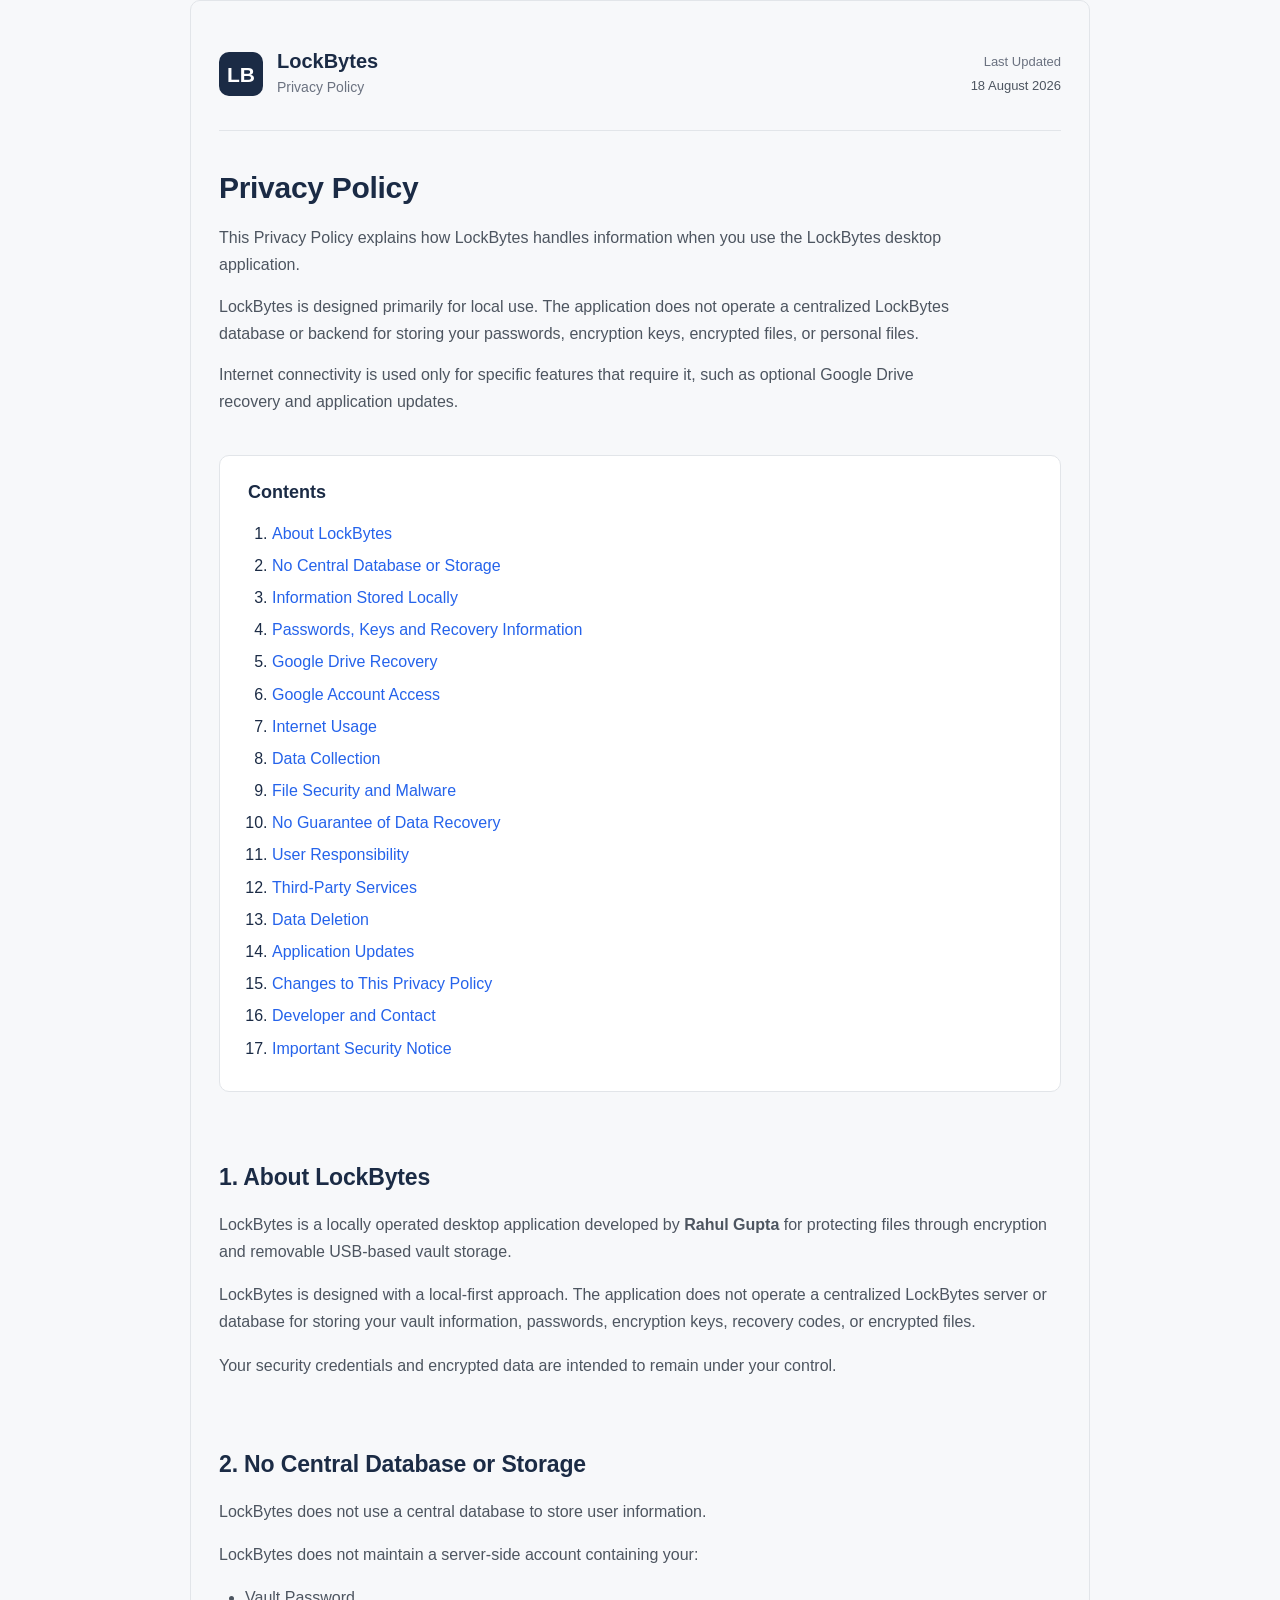
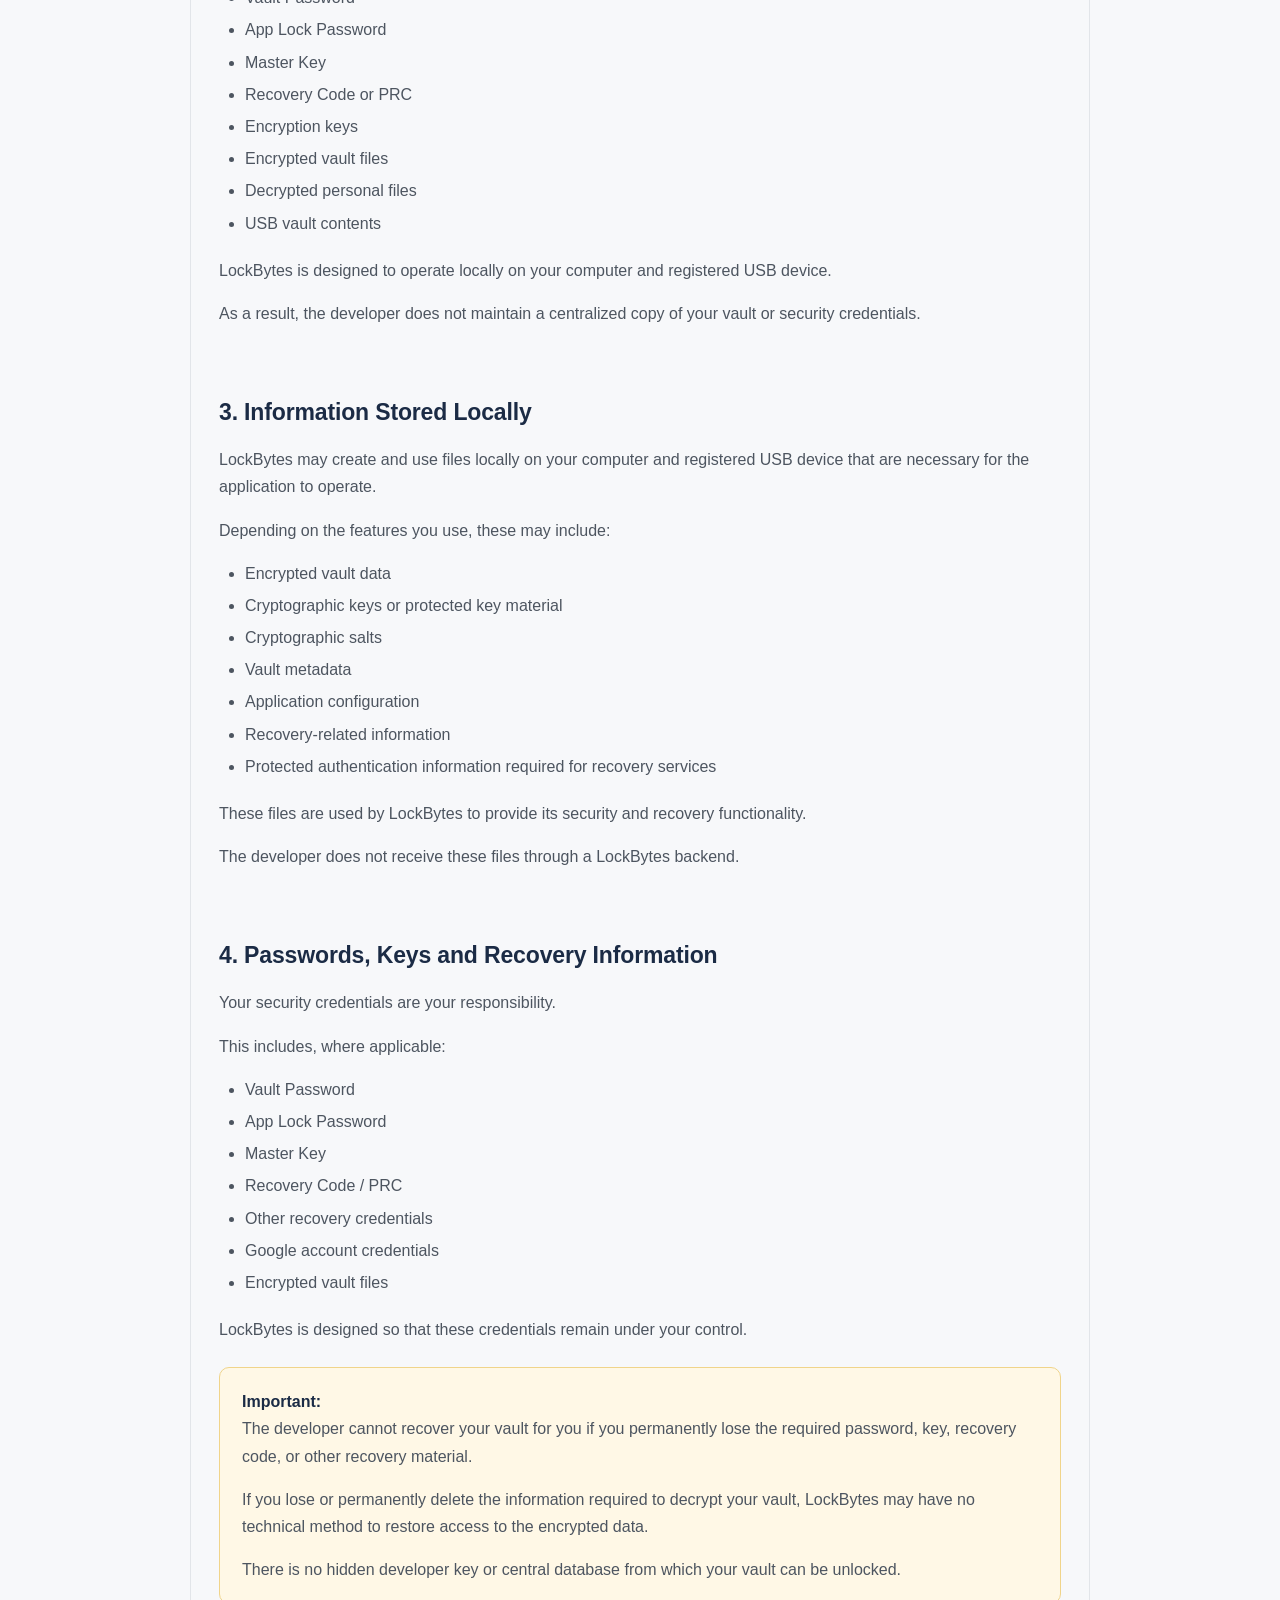
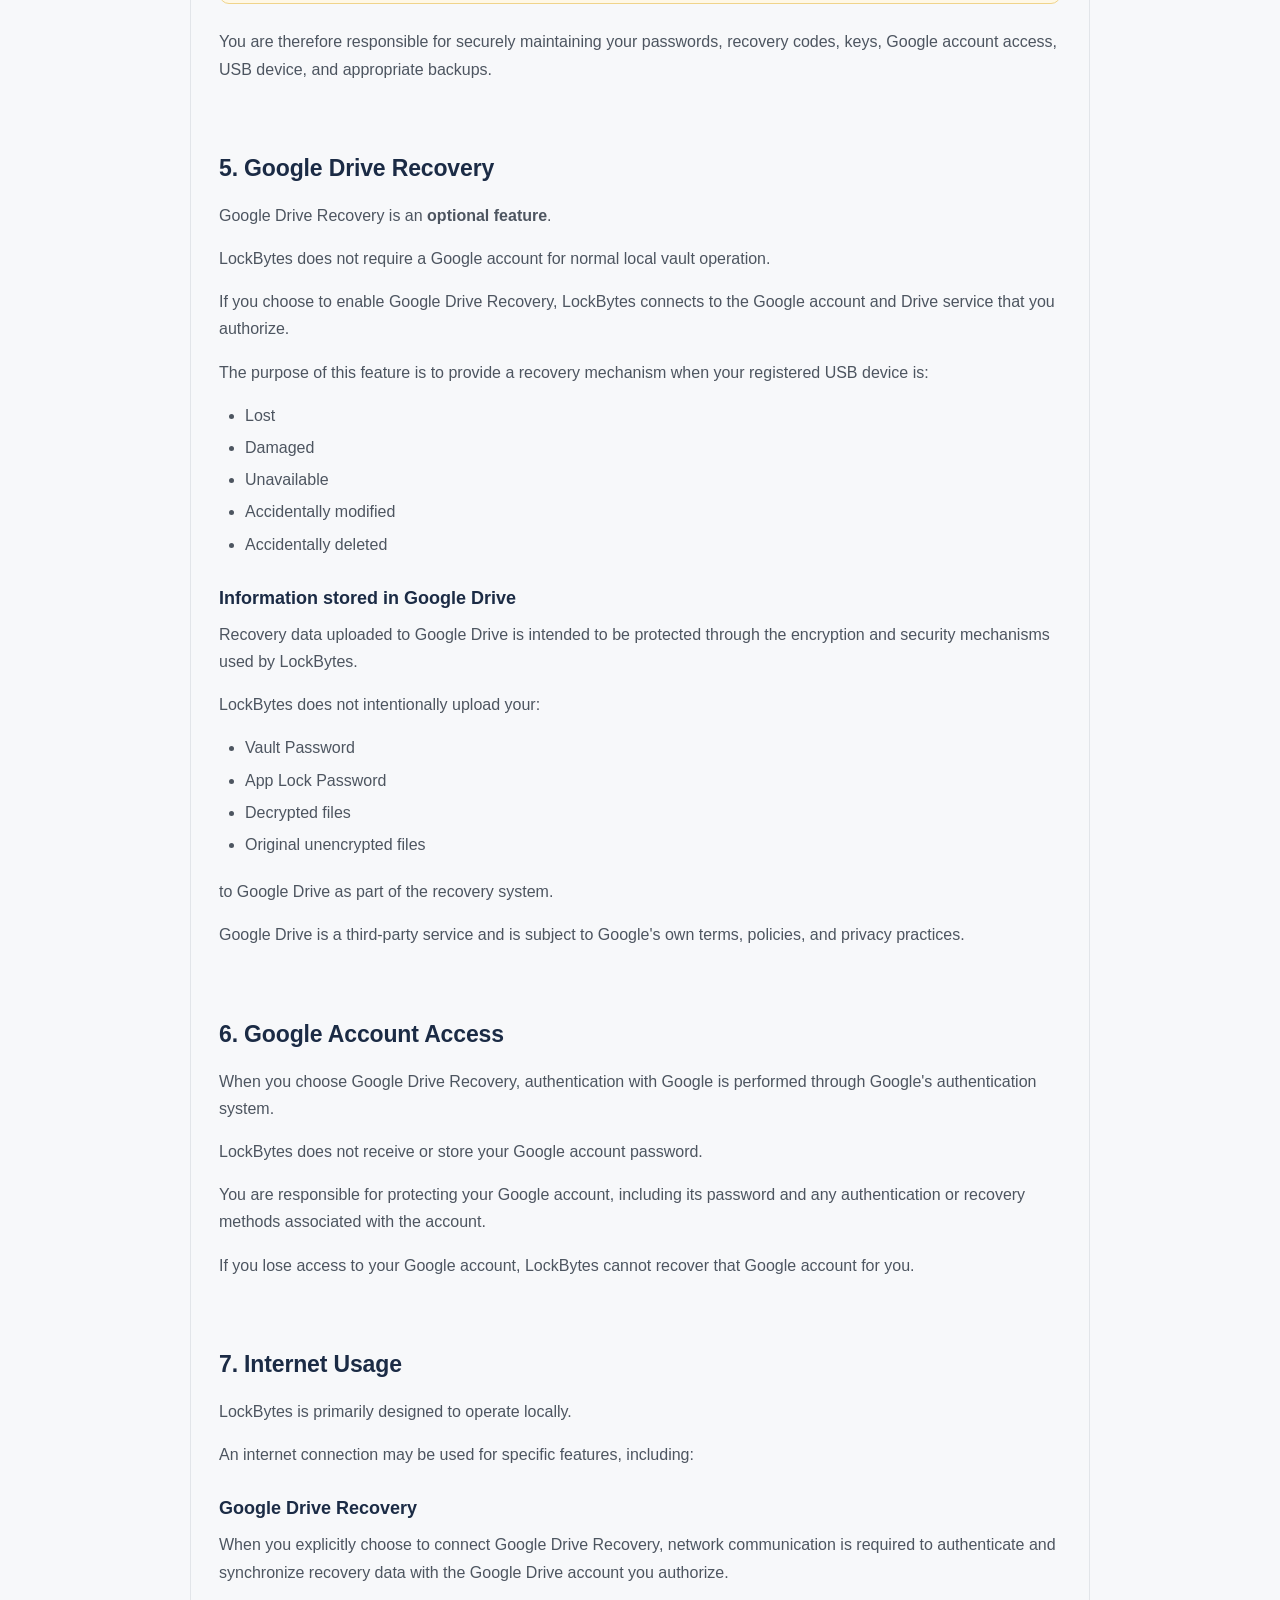
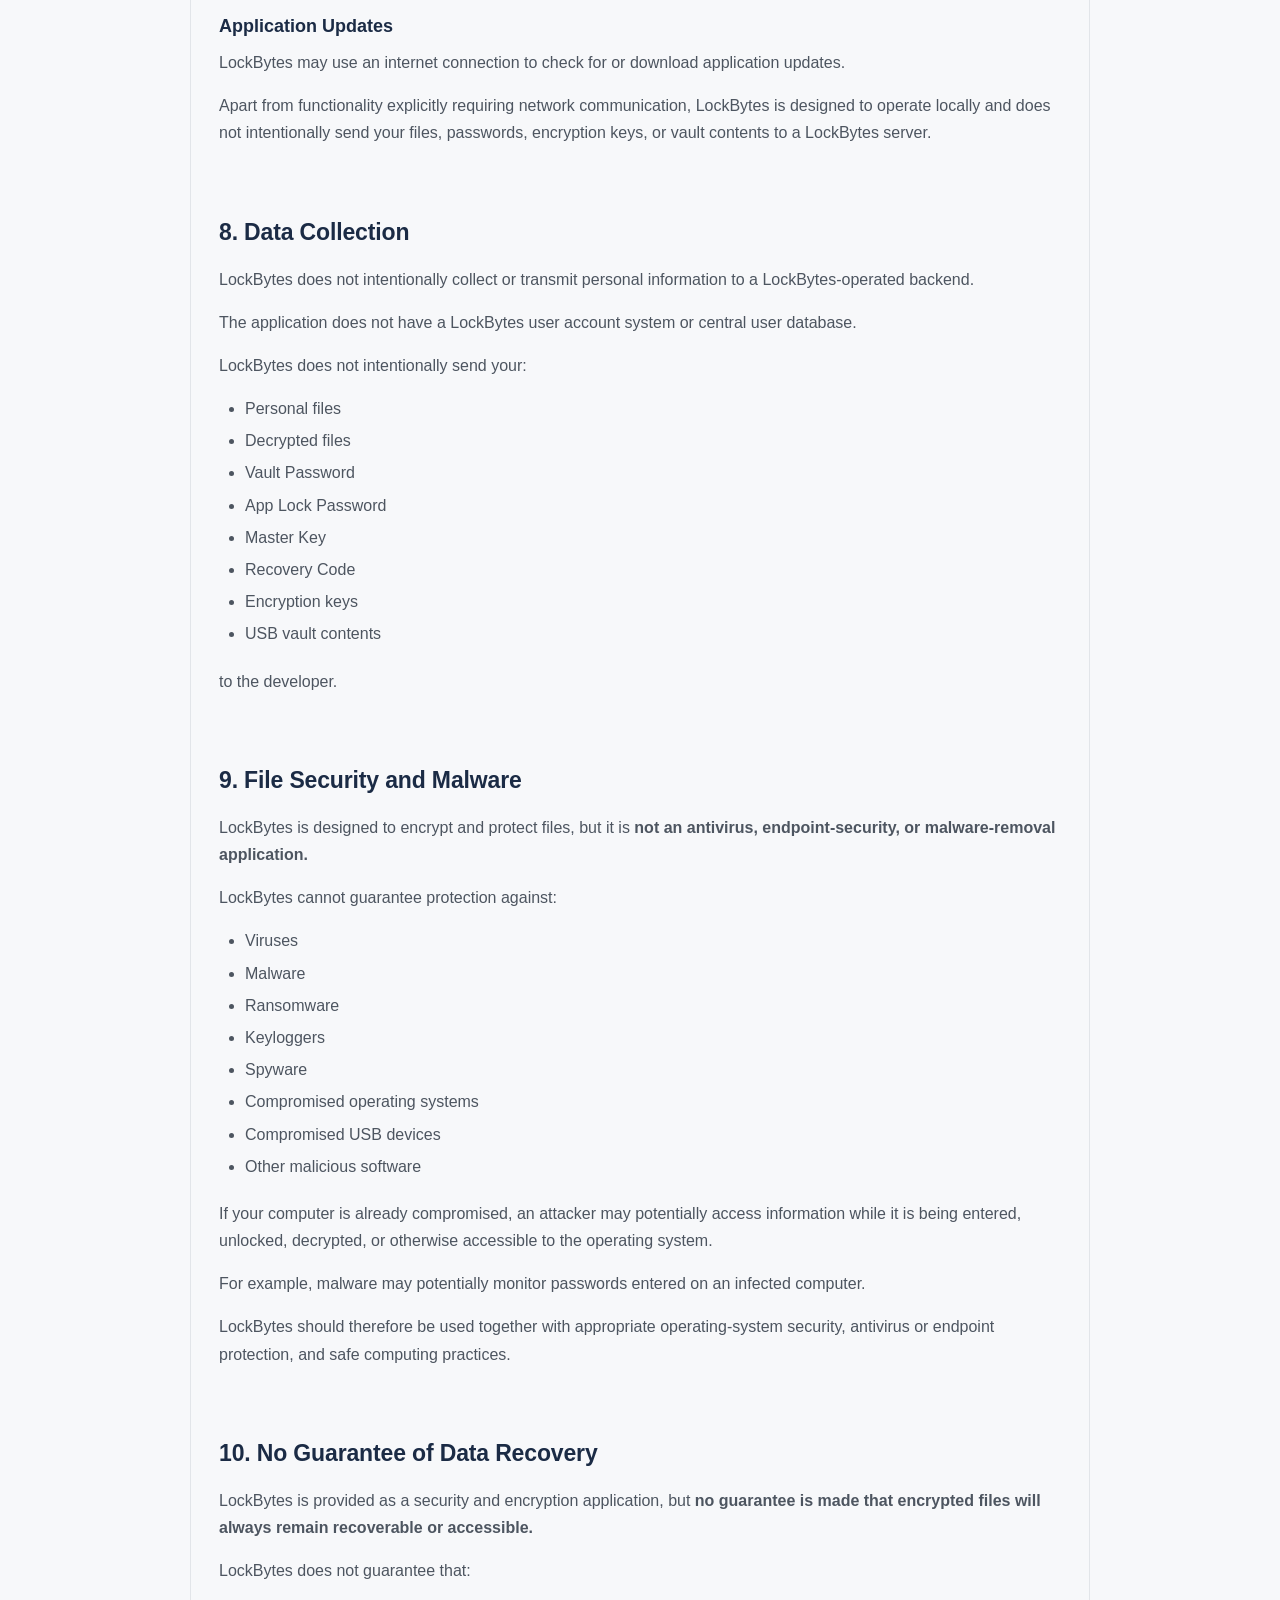
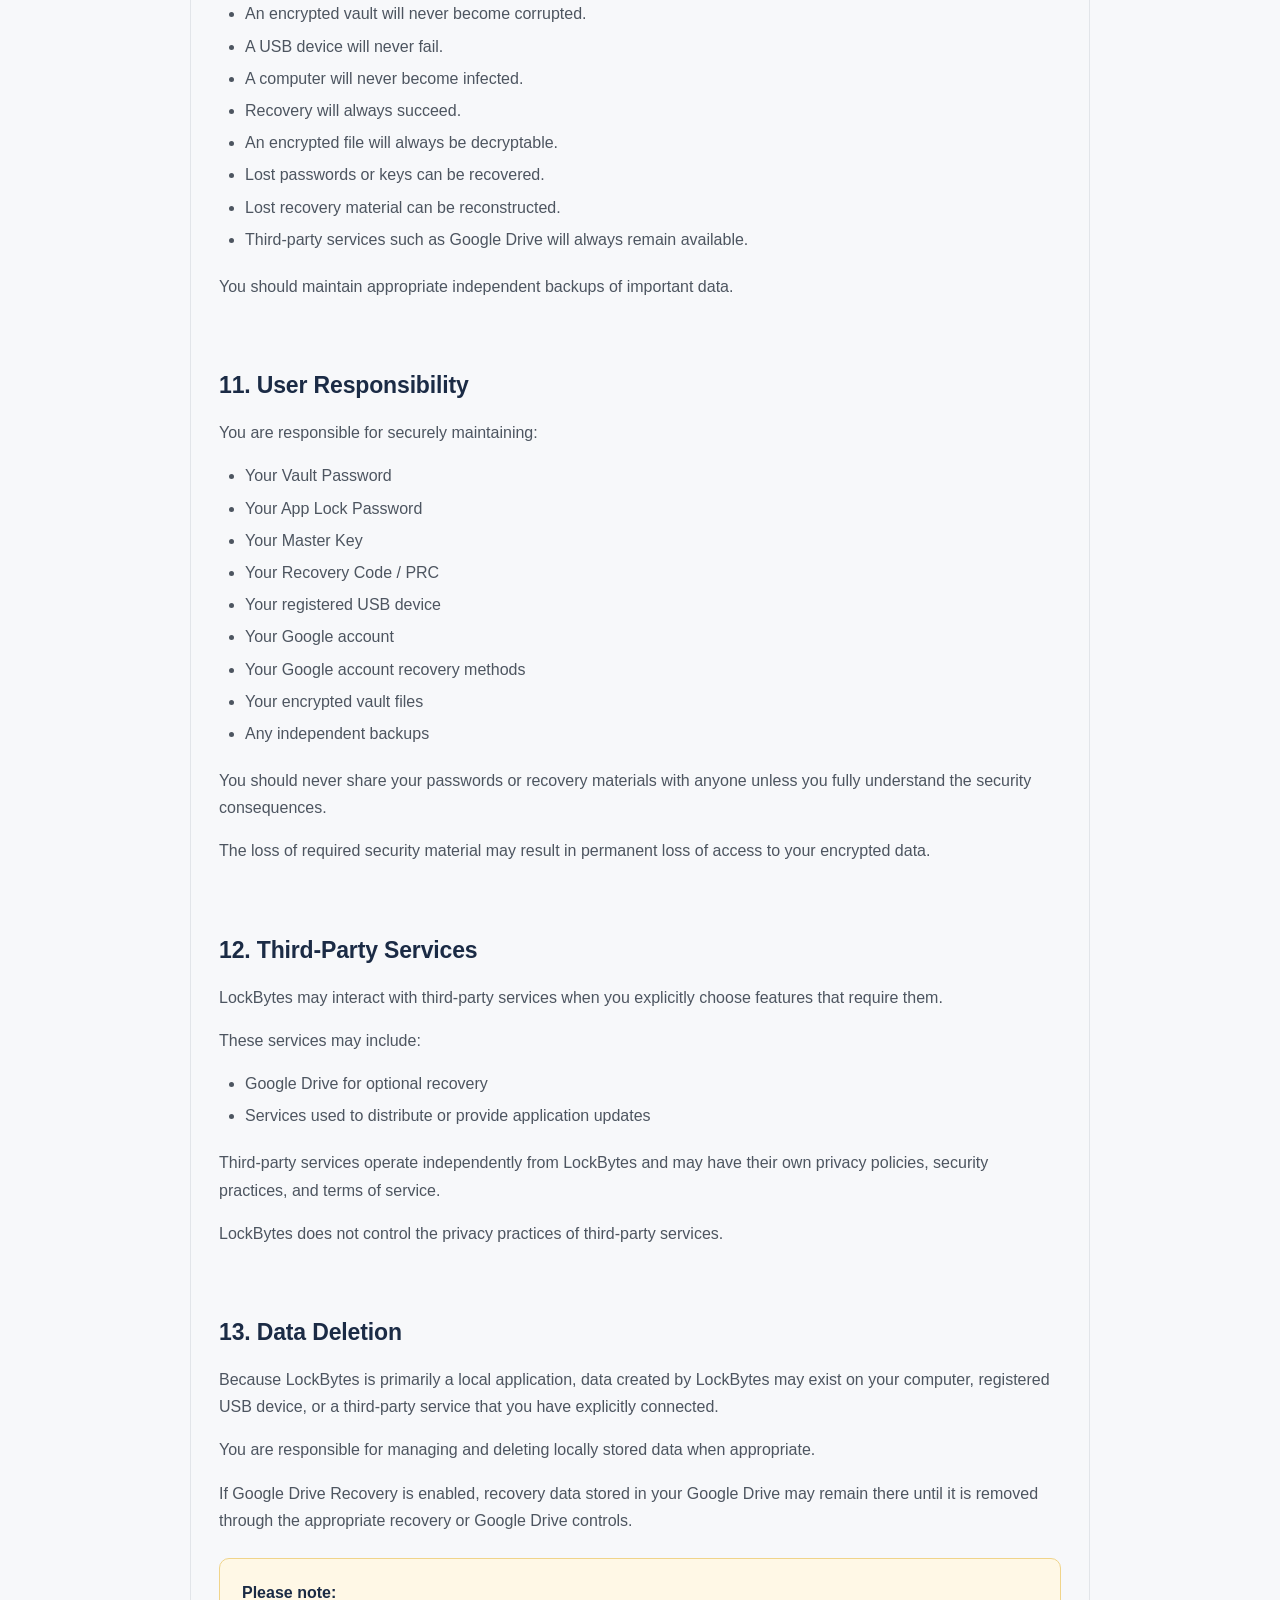
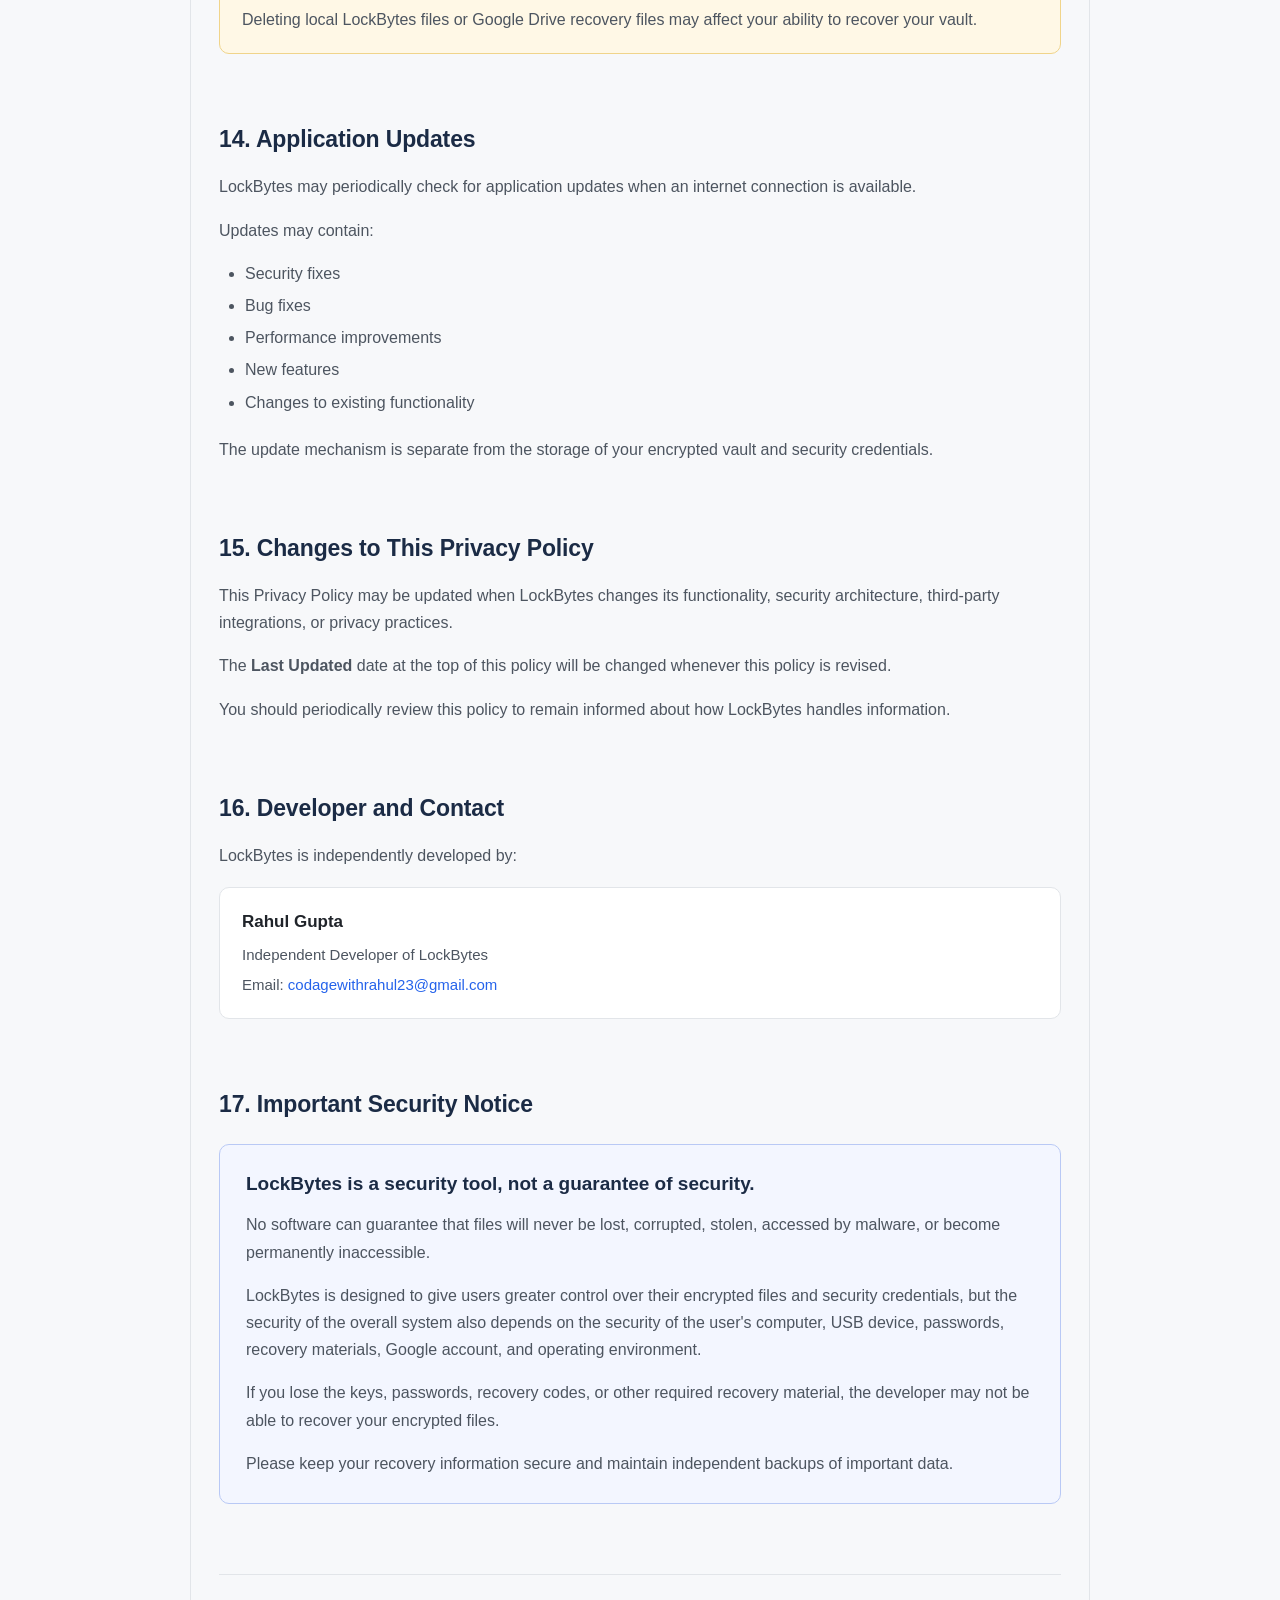
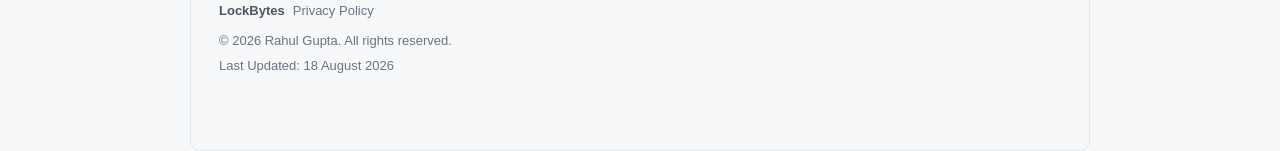
<file: privacy_policy/index.html>
<!DOCTYPE html>
<html lang="en">
    <head>
        <meta charset="UTF-8">
        <meta name="viewport" content="width=device-width, initial-scale=1.0">
        <meta name="description" content="LockBytes Privacy Policy">
        <title>Privacy Policy — LockBytes</title>
        <link rel="stylesheet" href="privacy_policy.css">
    </head>
    <body>
        <main class="policy-container">
            <!-- =====================================================
             HEADER
===================================================== -->
            <header class="policy-header">
                <div class="brand">
                    <div class="brand-mark">LB</div>
                    <div>
                        <h1>LockBytes</h1>
                        <p>Privacy Policy</p>
                    </div>
                </div>
                <div class="policy-meta">
                    <span>Last Updated</span>
                    <strong class="policy-date"></strong>
                </div>
            </header>
            <!-- =====================================================
             INTRODUCTION
===================================================== -->
            <section class="intro">
                <h2>Privacy Policy</h2>
                <p>
                    This Privacy Policy explains how LockBytes handles
                    information when you use the LockBytes desktop
                    application.
                </p>
                <p>
                    LockBytes is designed primarily for local use.
                    The application does not operate a centralized
                    LockBytes database or backend for storing your
                    passwords, encryption keys, encrypted files, or
                    personal files.
                </p>
                <p>
                    Internet connectivity is used only for specific
                    features that require it, such as optional Google
                    Drive recovery and application updates.
                </p>
            </section>
            <!-- =====================================================
             TABLE OF CONTENTS
===================================================== -->
            <nav class="toc" aria-label="Table of contents">
                <h2>Contents</h2>
                <ol>
                    <li>
                        <a href="#about">About LockBytes</a>
                    </li>
                    <li>
                        <a href="#central-storage">No Central Database or Storage</a>
                    </li>
                    <li>
                        <a href="#local-storage">Information Stored Locally</a>
                    </li>
                    <li>
                        <a href="#passwords">Passwords, Keys and Recovery Information</a>
                    </li>
                    <li>
                        <a href="#google-drive">Google Drive Recovery</a>
                    </li>
                    <li>
                        <a href="#google-account">Google Account Access</a>
                    </li>
                    <li>
                        <a href="#internet">Internet Usage</a>
                    </li>
                    <li>
                        <a href="#data-collection">Data Collection</a>
                    </li>
                    <li>
                        <a href="#security">File Security and Malware</a>
                    </li>
                    <li>
                        <a href="#recovery">No Guarantee of Data Recovery</a>
                    </li>
                    <li>
                        <a href="#responsibility">User Responsibility</a>
                    </li>
                    <li>
                        <a href="#third-party">Third-Party Services</a>
                    </li>
                    <li>
                        <a href="#deletion">Data Deletion</a>
                    </li>
                    <li>
                        <a href="#updates">Application Updates</a>
                    </li>
                    <li>
                        <a href="#changes">Changes to This Privacy Policy</a>
                    </li>
                    <li>
                        <a href="#developer">Developer and Contact</a>
                    </li>
                    <li>
                        <a href="#important">Important Security Notice</a>
                    </li>
                </ol>
            </nav>
            <!-- =====================================================
             POLICY SECTIONS
             
             To add a new section:
             
             1. Add an item to the Contents list.
             2. Copy one .policy-section below.
             3. Give it a unique id.
             
             Example:
             
             <section class="policy-section" id="new-section">
                 <h2>New Section</h2>
                 <p>Your content...</p>
             </section>
===================================================== -->
            <section class="policy-section" id="about">
                <h2>1. About LockBytes</h2>
                <p>
                    LockBytes is a locally operated desktop application
                    developed by <strong>Rahul Gupta</strong> for
                    protecting files through encryption and removable
                    USB-based vault storage.
                </p>
                <p>
                    LockBytes is designed with a local-first approach.
                    The application does not operate a centralized
                    LockBytes server or database for storing your vault
                    information, passwords, encryption keys, recovery
                    codes, or encrypted files.
                </p>
                <p>
                    Your security credentials and encrypted data are
                    intended to remain under your control.
                </p>
            </section>
            <section class="policy-section" id="central-storage">
                <h2>2. No Central Database or Storage</h2>
                <p>
                    LockBytes does not use a central database to store
                    user information.
                </p>
                <p>
                    LockBytes does not maintain a server-side account
                    containing your:
                </p>
                <ul>
                    <li>Vault Password</li>
                    <li>App Lock Password</li>
                    <li>Master Key</li>
                    <li>Recovery Code or PRC</li>
                    <li>Encryption keys</li>
                    <li>Encrypted vault files</li>
                    <li>Decrypted personal files</li>
                    <li>USB vault contents</li>
                </ul>
                <p>
                    LockBytes is designed to operate locally on your
                    computer and registered USB device.
                </p>
                <p>
                    As a result, the developer does not maintain a
                    centralized copy of your vault or security
                    credentials.
                </p>
            </section>
            <section class="policy-section" id="local-storage">
                <h2>3. Information Stored Locally</h2>
                <p>
                    LockBytes may create and use files locally on your
                    computer and registered USB device that are necessary
                    for the application to operate.
                </p>
                <p>Depending on the features you use, these may include:</p>
                <ul>
                    <li>Encrypted vault data</li>
                    <li>Cryptographic keys or protected key material</li>
                    <li>Cryptographic salts</li>
                    <li>Vault metadata</li>
                    <li>Application configuration</li>
                    <li>Recovery-related information</li>
                    <li>
                        Protected authentication information required
                        for recovery services
                    </li>
                </ul>
                <p>
                    These files are used by LockBytes to provide its
                    security and recovery functionality.
                </p>
                <p>
                    The developer does not receive these files through
                    a LockBytes backend.
                </p>
            </section>
            <section class="policy-section" id="passwords">
                <h2>4. Passwords, Keys and Recovery Information</h2>
                <p>Your security credentials are your responsibility.</p>
                <p>This includes, where applicable:</p>
                <ul>
                    <li>Vault Password</li>
                    <li>App Lock Password</li>
                    <li>Master Key</li>
                    <li>Recovery Code / PRC</li>
                    <li>Other recovery credentials</li>
                    <li>Google account credentials</li>
                    <li>Encrypted vault files</li>
                </ul>
                <p>
                    LockBytes is designed so that these credentials
                    remain under your control.
                </p>
                <div class="notice notice-warning">
                    <strong>Important:</strong>
                    <p>
                        The developer cannot recover your vault for you
                        if you permanently lose the required password,
                        key, recovery code, or other recovery material.
                    </p>
                    <p>
                        If you lose or permanently delete the information
                        required to decrypt your vault, LockBytes may have
                        no technical method to restore access to the
                        encrypted data.
                    </p>
                    <p>
                        There is no hidden developer key or central
                        database from which your vault can be unlocked.
                    </p>
                </div>
                <p>
                    You are therefore responsible for securely maintaining
                    your passwords, recovery codes, keys, Google account
                    access, USB device, and appropriate backups.
                </p>
            </section>
            <section class="policy-section" id="google-drive">
                <h2>5. Google Drive Recovery</h2>
                <p>
                    Google Drive Recovery is an
                    <strong>optional feature</strong>.
                </p>
                <p>
                    LockBytes does not require a Google account for
                    normal local vault operation.
                </p>
                <p>
                    If you choose to enable Google Drive Recovery,
                    LockBytes connects to the Google account and Drive
                    service that you authorize.
                </p>
                <p>
                    The purpose of this feature is to provide a recovery
                    mechanism when your registered USB device is:
                </p>
                <ul>
                    <li>Lost</li>
                    <li>Damaged</li>
                    <li>Unavailable</li>
                    <li>Accidentally modified</li>
                    <li>Accidentally deleted</li>
                </ul>
                <h3>Information stored in Google Drive</h3>
                <p>
                    Recovery data uploaded to Google Drive is intended to
                    be protected through the encryption and security
                    mechanisms used by LockBytes.
                </p>
                <p>LockBytes does not intentionally upload your:</p>
                <ul>
                    <li>Vault Password</li>
                    <li>App Lock Password</li>
                    <li>Decrypted files</li>
                    <li>Original unencrypted files</li>
                </ul>
                <p>to Google Drive as part of the recovery system.</p>
                <p>
                    Google Drive is a third-party service and is subject
                    to Google's own terms, policies, and privacy practices.
                </p>
            </section>
            <section class="policy-section" id="google-account">
                <h2>6. Google Account Access</h2>
                <p>
                    When you choose Google Drive Recovery, authentication
                    with Google is performed through Google's
                    authentication system.
                </p>
                <p>
                    LockBytes does not receive or store your Google
                    account password.
                </p>
                <p>
                    You are responsible for protecting your Google
                    account, including its password and any authentication
                    or recovery methods associated with the account.
                </p>
                <p>
                    If you lose access to your Google account, LockBytes
                    cannot recover that Google account for you.
                </p>
            </section>
            <section class="policy-section" id="internet">
                <h2>7. Internet Usage</h2>
                <p>LockBytes is primarily designed to operate locally.</p>
                <p>
                    An internet connection may be used for specific
                    features, including:
                </p>
                <h3>Google Drive Recovery</h3>
                <p>
                    When you explicitly choose to connect Google Drive
                    Recovery, network communication is required to
                    authenticate and synchronize recovery data with the
                    Google Drive account you authorize.
                </p>
                <h3>Application Updates</h3>
                <p>
                    LockBytes may use an internet connection to check for
                    or download application updates.
                </p>
                <p>
                    Apart from functionality explicitly requiring network
                    communication, LockBytes is designed to operate
                    locally and does not intentionally send your files,
                    passwords, encryption keys, or vault contents to a
                    LockBytes server.
                </p>
            </section>
            <section class="policy-section" id="data-collection">
                <h2>8. Data Collection</h2>
                <p>
                    LockBytes does not intentionally collect or transmit
                    personal information to a LockBytes-operated backend.
                </p>
                <p>
                    The application does not have a LockBytes user account
                    system or central user database.
                </p>
                <p>LockBytes does not intentionally send your:</p>
                <ul>
                    <li>Personal files</li>
                    <li>Decrypted files</li>
                    <li>Vault Password</li>
                    <li>App Lock Password</li>
                    <li>Master Key</li>
                    <li>Recovery Code</li>
                    <li>Encryption keys</li>
                    <li>USB vault contents</li>
                </ul>
                <p>to the developer.</p>
            </section>
            <section class="policy-section" id="security">
                <h2>9. File Security and Malware</h2>
                <p>
                    LockBytes is designed to encrypt and protect files,
                    but it is <strong>not an antivirus, endpoint-security,
                or malware-removal application.</strong>
            </p>
            <p>LockBytes cannot guarantee protection against:</p>
            <ul>
                <li>Viruses</li>
                <li>Malware</li>
                <li>Ransomware</li>
                <li>Keyloggers</li>
                <li>Spyware</li>
                <li>Compromised operating systems</li>
                <li>Compromised USB devices</li>
                <li>Other malicious software</li>
            </ul>
            <p>
                If your computer is already compromised, an attacker
                may potentially access information while it is being
                entered, unlocked, decrypted, or otherwise accessible
                to the operating system.
            </p>
            <p>
                For example, malware may potentially monitor passwords
                entered on an infected computer.
            </p>
            <p>
                LockBytes should therefore be used together with
                appropriate operating-system security, antivirus or
                endpoint protection, and safe computing practices.
            </p>
        </section>
        <section class="policy-section" id="recovery">
            <h2>10. No Guarantee of Data Recovery</h2>
            <p>
                LockBytes is provided as a security and encryption
                application, but
                <strong>no guarantee is made that encrypted files
                will always remain recoverable or accessible.</strong>
            </p>
            <p>LockBytes does not guarantee that:</p>
            <ul>
                <li>An encrypted vault will never become corrupted.</li>
                <li>A USB device will never fail.</li>
                <li>A computer will never become infected.</li>
                <li>Recovery will always succeed.</li>
                <li>An encrypted file will always be decryptable.</li>
                <li>Lost passwords or keys can be recovered.</li>
                <li>Lost recovery material can be reconstructed.</li>
                <li>
                    Third-party services such as Google Drive will
                    always remain available.
                </li>
            </ul>
            <p>
                You should maintain appropriate independent backups
                of important data.
            </p>
        </section>
        <section class="policy-section" id="responsibility">
            <h2>11. User Responsibility</h2>
            <p>You are responsible for securely maintaining:</p>
            <ul>
                <li>Your Vault Password</li>
                <li>Your App Lock Password</li>
                <li>Your Master Key</li>
                <li>Your Recovery Code / PRC</li>
                <li>Your registered USB device</li>
                <li>Your Google account</li>
                <li>Your Google account recovery methods</li>
                <li>Your encrypted vault files</li>
                <li>Any independent backups</li>
            </ul>
            <p>
                You should never share your passwords or recovery
                materials with anyone unless you fully understand the
                security consequences.
            </p>
            <p>
                The loss of required security material may result in
                permanent loss of access to your encrypted data.
            </p>
        </section>
        <section class="policy-section" id="third-party">
            <h2>12. Third-Party Services</h2>
            <p>
                LockBytes may interact with third-party services when
                you explicitly choose features that require them.
            </p>
            <p>These services may include:</p>
            <ul>
                <li>Google Drive for optional recovery</li>
                <li>
                    Services used to distribute or provide application
                    updates
                </li>
            </ul>
            <p>
                Third-party services operate independently from
                LockBytes and may have their own privacy policies,
                security practices, and terms of service.
            </p>
            <p>
                LockBytes does not control the privacy practices of
                third-party services.
            </p>
        </section>
        <section class="policy-section" id="deletion">
            <h2>13. Data Deletion</h2>
            <p>
                Because LockBytes is primarily a local application,
                data created by LockBytes may exist on your computer,
                registered USB device, or a third-party service that
                you have explicitly connected.
            </p>
            <p>
                You are responsible for managing and deleting locally
                stored data when appropriate.
            </p>
            <p>
                If Google Drive Recovery is enabled, recovery data
                stored in your Google Drive may remain there until it
                is removed through the appropriate recovery or Google
                Drive controls.
            </p>
            <div class="notice notice-warning">
                <strong>Please note:</strong>
                <p>
                    Deleting local LockBytes files or Google Drive
                    recovery files may affect your ability to recover
                    your vault.
                </p>
            </div>
        </section>
        <section class="policy-section" id="updates">
            <h2>14. Application Updates</h2>
            <p>
                LockBytes may periodically check for application
                updates when an internet connection is available.
            </p>
            <p>Updates may contain:</p>
            <ul>
                <li>Security fixes</li>
                <li>Bug fixes</li>
                <li>Performance improvements</li>
                <li>New features</li>
                <li>Changes to existing functionality</li>
            </ul>
            <p>
                The update mechanism is separate from the storage of
                your encrypted vault and security credentials.
            </p>
        </section>
        <section class="policy-section" id="changes">
            <h2>15. Changes to This Privacy Policy</h2>
            <p>
                This Privacy Policy may be updated when LockBytes
                changes its functionality, security architecture,
                third-party integrations, or privacy practices.
            </p>
            <p>
                The <strong>Last Updated</strong> date at the top of
                this policy will be changed whenever this policy is
                revised.
            </p>
            <p>
                You should periodically review this policy to remain
                informed about how LockBytes handles information.
            </p>
        </section>
        <section class="policy-section" id="developer">
            <h2>16. Developer and Contact</h2>
            <p>LockBytes is independently developed by:</p>
            <div class="developer-card">
                <strong>Rahul Gupta</strong>
                <span>Independent Developer of LockBytes</span>
                <span>
                    Email:
                    <a href="mailto:codagewithrahul23@gmail.com">codagewithrahul23@gmail.com</a>
                </span>
            </div>
        </section>
        <section class="policy-section" id="important">
            <h2>17. Important Security Notice</h2>
            <div class="notice notice-important">
                <h3>
                    LockBytes is a security tool, not a guarantee
                    of security.
                </h3>
                <p>
                    No software can guarantee that files will never
                    be lost, corrupted, stolen, accessed by malware,
                    or become permanently inaccessible.
                </p>
                <p>
                    LockBytes is designed to give users greater
                    control over their encrypted files and security
                    credentials, but the security of the overall
                    system also depends on the security of the user's
                    computer, USB device, passwords, recovery
                    materials, Google account, and operating
                    environment.
                </p>
                <p>
                    If you lose the keys, passwords, recovery codes,
                    or other required recovery material, the developer
                    may not be able to recover your encrypted files.
                </p>
                <p>
                    Please keep your recovery information secure and
                    maintain independent backups of important data.
                </p>
            </div>
        </section>
        <!-- =====================================================
             FOOTER
===================================================== -->
        <footer class="policy-footer">
            <div class="footer-brand">
                <strong>LockBytes</strong>
                <span>Privacy Policy</span>
            </div>
            <p>© 2026 Rahul Gupta. All rights reserved.</p>
            <p>
                Last Updated:
                <span class="policy-date"></span>
            </p>
        </footer>
    </main>
    <script>
        const POLICY_LAST_UPDATED = "18 August 2026";

        document.querySelectorAll(".policy-date").forEach(element => {
            element.textContent = POLICY_LAST_UPDATED;
        });
    </script>
</body>
</html>
</file>
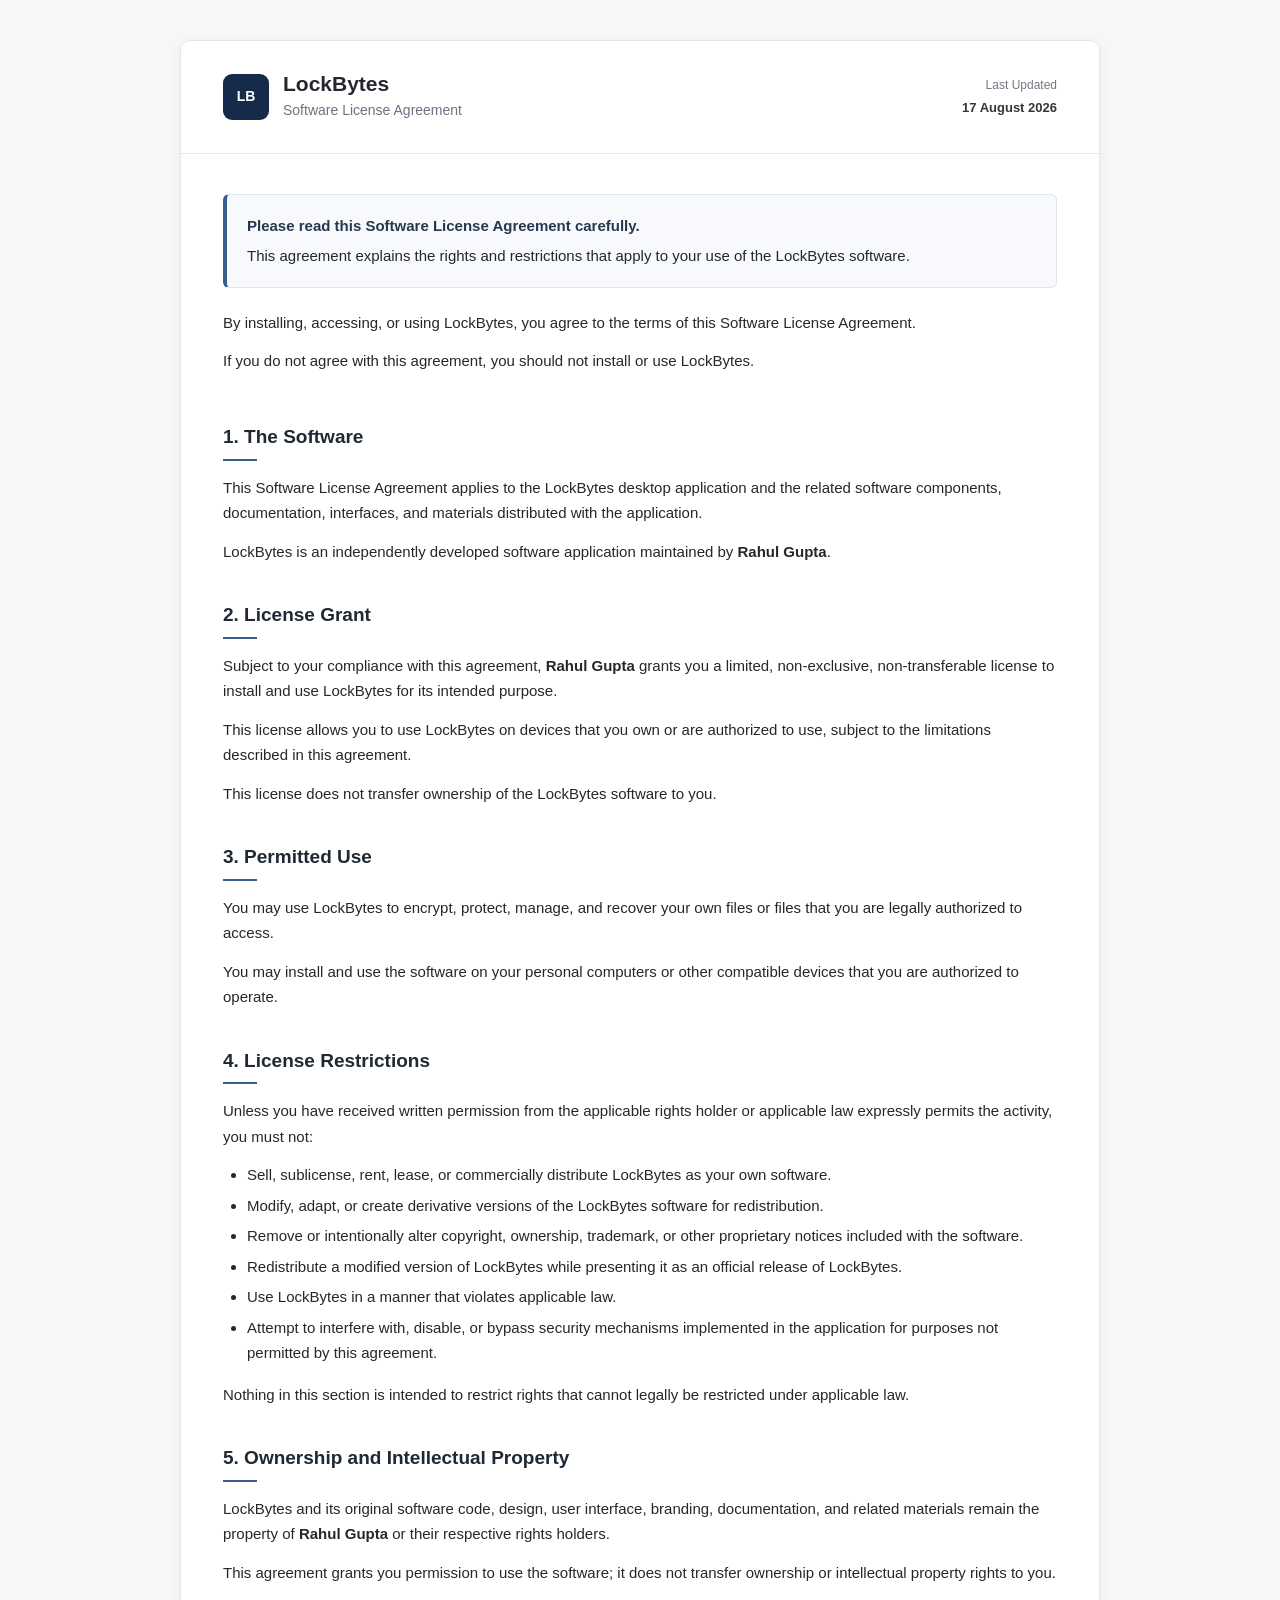
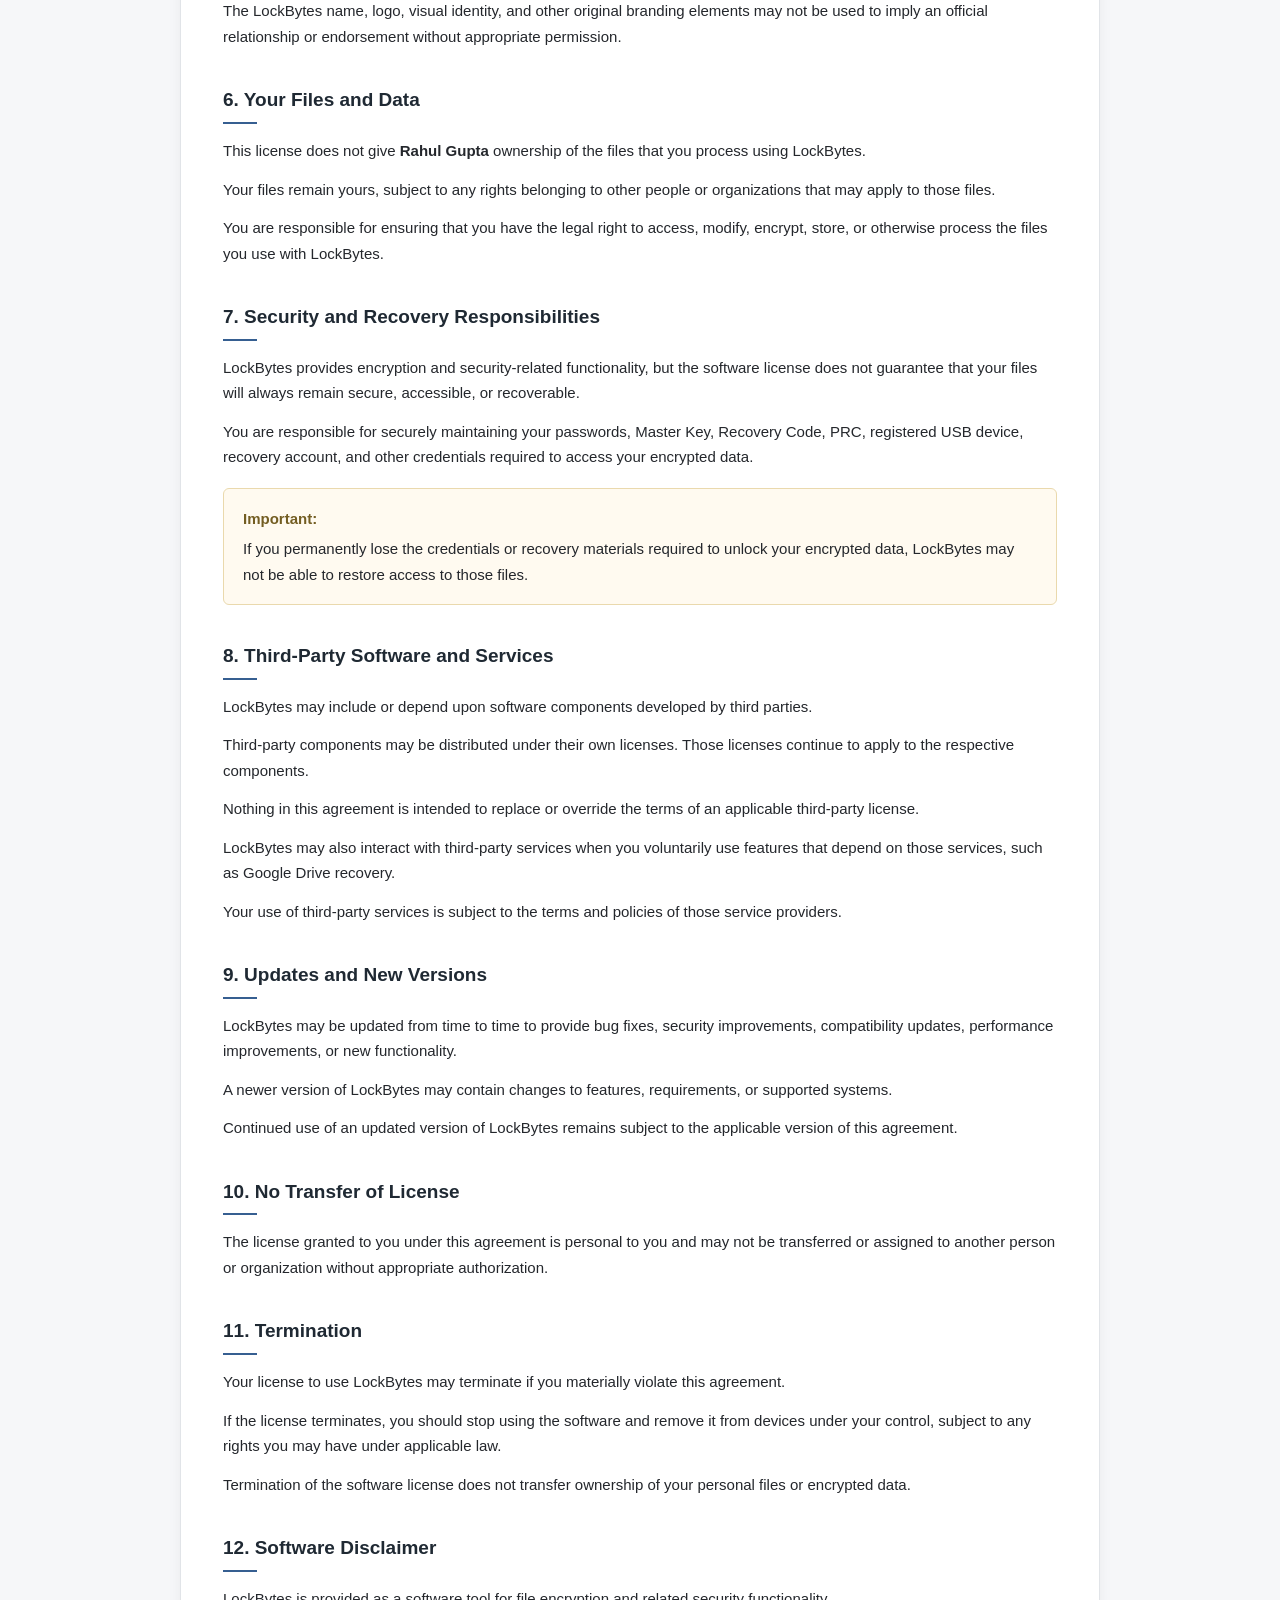
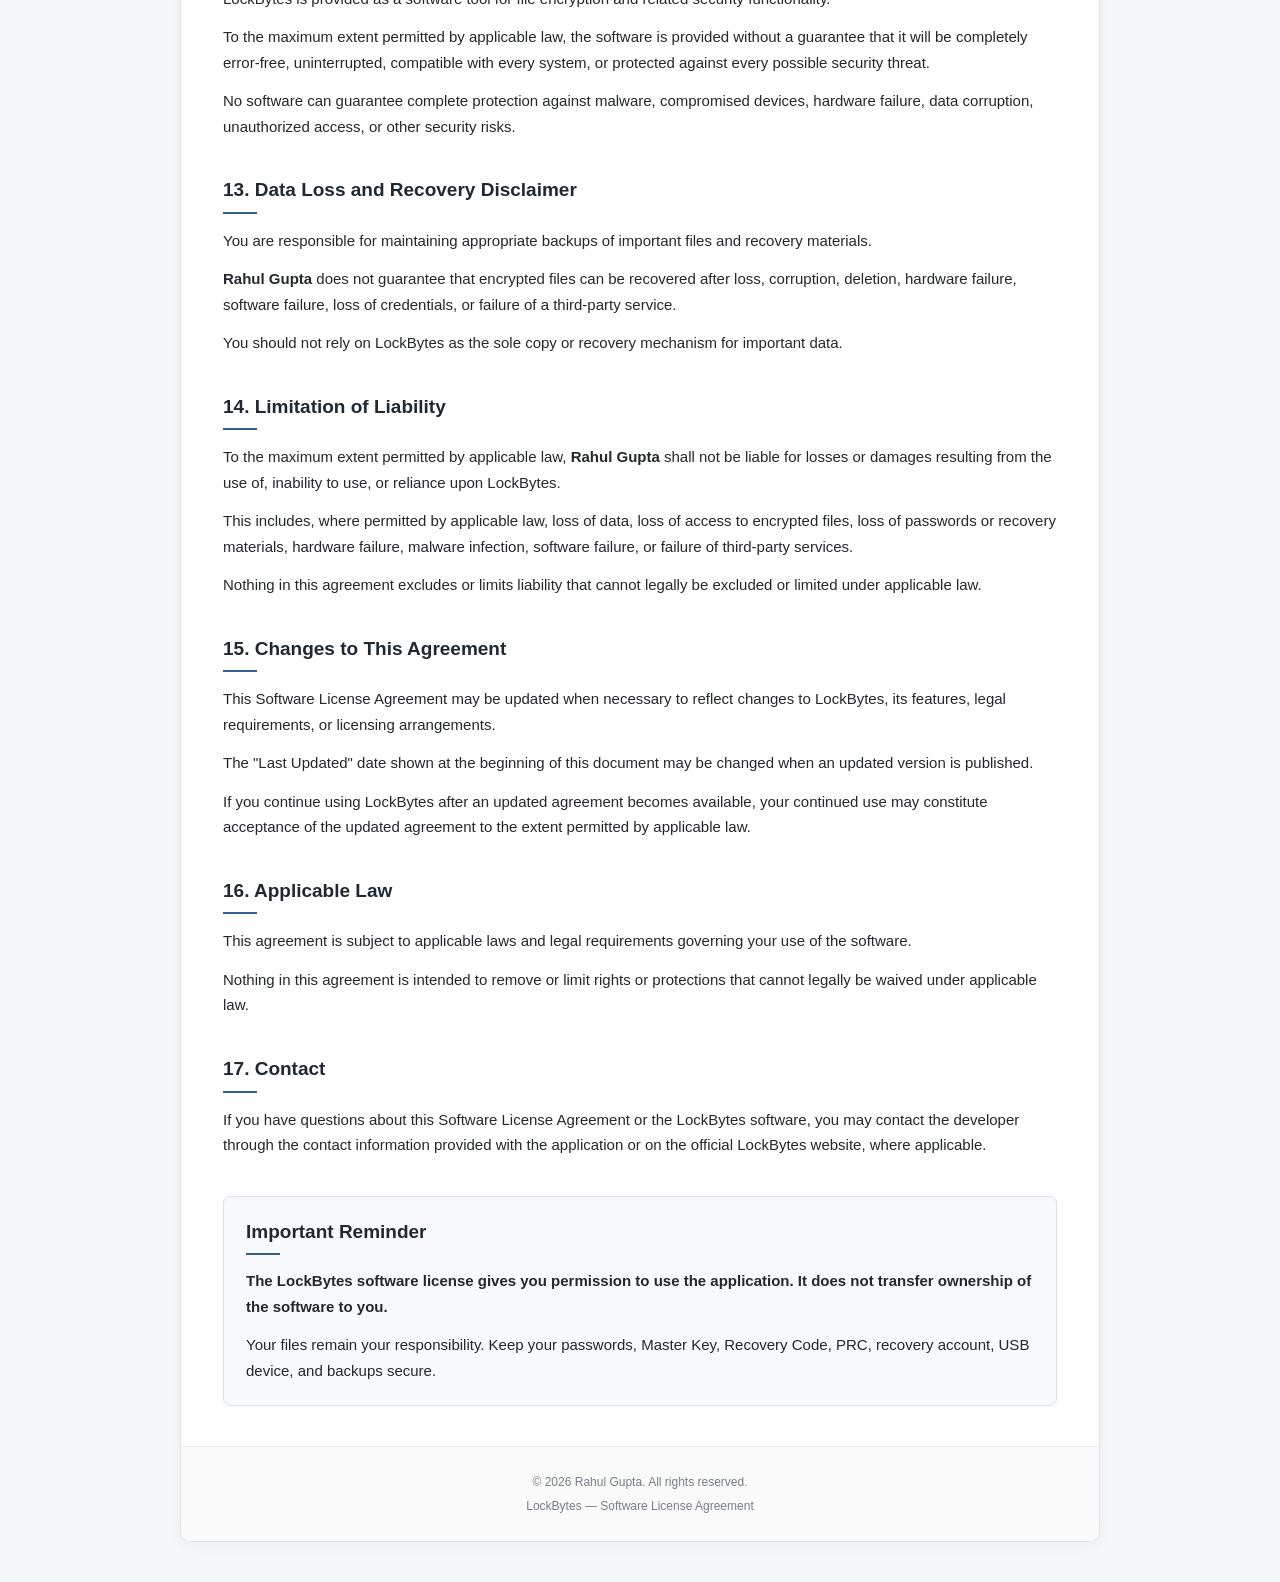
<file: software_license/index.html>
<!DOCTYPE html>
<html lang="en">
<head>
    <meta charset="UTF-8">
    <meta name="viewport" content="width=device-width, initial-scale=1.0">

    <title>LockBytes — Software License</title>

    <link rel="stylesheet" href="software_license.css">
</head>

<body>

<div class="page">

    <!-- =========================================================
         HEADER
    ========================================================== -->

    <header class="policy-header">

        <div class="brand">
            <div class="brand-icon">LB</div>

            <div>
                <h1>LockBytes</h1>
                <p>Software License Agreement</p>
            </div>
        </div>

        <div class="policy-meta">
            <span>Last Updated</span>
            <strong class="policy-date"></strong>
        </div>

    </header>


    <!-- =========================================================
         CONTENT
    ========================================================== -->

    <main class="policy-content">

        <!-- =====================================================
             INTRODUCTION
        ====================================================== -->

        <section class="intro">

            <div class="notice">

                <strong>Please read this Software License Agreement carefully.</strong>

                <p>
                    This agreement explains the rights and restrictions that
                    apply to your use of the LockBytes software.
                </p>

            </div>

            <p>
                By installing, accessing, or using LockBytes, you agree to
                the terms of this Software License Agreement.
            </p>

            <p>
                If you do not agree with this agreement, you should not
                install or use LockBytes.
            </p>

        </section>


        <!-- =====================================================
             1. SOFTWARE
        ====================================================== -->

        <section>

            <h2>1. The Software</h2>

            <p>
                This Software License Agreement applies to the LockBytes
                desktop application and the related software components,
                documentation, interfaces, and materials distributed with
                the application.
            </p>

            <p>
                LockBytes is an independently developed software application
                maintained by <strong class="developer-name"></strong>.
            </p>

        </section>


        <!-- =====================================================
             2. LICENSE GRANT
        ====================================================== -->

        <section>

            <h2>2. License Grant</h2>

            <p>
                Subject to your compliance with this agreement,
                <strong class="developer-name"></strong> grants you a
                limited, non-exclusive, non-transferable license to install
                and use LockBytes for its intended purpose.
            </p>

            <p>
                This license allows you to use LockBytes on devices that you
                own or are authorized to use, subject to the limitations
                described in this agreement.
            </p>

            <p>
                This license does not transfer ownership of the LockBytes
                software to you.
            </p>

        </section>


        <!-- =====================================================
             3. PERSONAL USE
        ====================================================== -->

        <section>

            <h2>3. Permitted Use</h2>

            <p>
                You may use LockBytes to encrypt, protect, manage, and
                recover your own files or files that you are legally
                authorized to access.
            </p>

            <p>
                You may install and use the software on your personal
                computers or other compatible devices that you are authorized
                to operate.
            </p>

        </section>


        <!-- =====================================================
             4. RESTRICTIONS
        ====================================================== -->

        <section>

            <h2>4. License Restrictions</h2>

            <p>
                Unless you have received written permission from the
                applicable rights holder or applicable law expressly permits
                the activity, you must not:
            </p>

            <ul>
                <li>
                    Sell, sublicense, rent, lease, or commercially distribute
                    LockBytes as your own software.
                </li>

                <li>
                    Modify, adapt, or create derivative versions of the
                    LockBytes software for redistribution.
                </li>

                <li>
                    Remove or intentionally alter copyright, ownership,
                    trademark, or other proprietary notices included with
                    the software.
                </li>

                <li>
                    Redistribute a modified version of LockBytes while
                    presenting it as an official release of LockBytes.
                </li>

                <li>
                    Use LockBytes in a manner that violates applicable law.
                </li>

                <li>
                    Attempt to interfere with, disable, or bypass security
                    mechanisms implemented in the application for purposes
                    not permitted by this agreement.
                </li>
            </ul>

            <p>
                Nothing in this section is intended to restrict rights that
                cannot legally be restricted under applicable law.
            </p>

        </section>


        <!-- =====================================================
             5. OWNERSHIP
        ====================================================== -->

        <section>

            <h2>5. Ownership and Intellectual Property</h2>

            <p>
                LockBytes and its original software code, design, user
                interface, branding, documentation, and related materials
                remain the property of <strong class="developer-name"></strong>
                or their respective rights holders.
            </p>

            <p>
                This agreement grants you permission to use the software; it
                does not transfer ownership or intellectual property rights
                to you.
            </p>

            <p>
                The LockBytes name, logo, visual identity, and other original
                branding elements may not be used to imply an official
                relationship or endorsement without appropriate permission.
            </p>

        </section>


        <!-- =====================================================
             6. USER FILES
        ====================================================== -->

        <section>

            <h2>6. Your Files and Data</h2>

            <p>
                This license does not give <strong class="developer-name"></strong>
                ownership of the files that you process using LockBytes.
            </p>

            <p>
                Your files remain yours, subject to any rights belonging to
                other people or organizations that may apply to those files.
            </p>

            <p>
                You are responsible for ensuring that you have the legal
                right to access, modify, encrypt, store, or otherwise process
                the files you use with LockBytes.
            </p>

        </section>


        <!-- =====================================================
             7. SECURITY AND RECOVERY
        ====================================================== -->

        <section>

            <h2>7. Security and Recovery Responsibilities</h2>

            <p>
                LockBytes provides encryption and security-related
                functionality, but the software license does not guarantee
                that your files will always remain secure, accessible, or
                recoverable.
            </p>

            <p>
                You are responsible for securely maintaining your passwords,
                Master Key, Recovery Code, PRC, registered USB device,
                recovery account, and other credentials required to access
                your encrypted data.
            </p>

            <div class="warning">

                <strong>Important:</strong>

                <p>
                    If you permanently lose the credentials or recovery
                    materials required to unlock your encrypted data,
                    LockBytes may not be able to restore access to those
                    files.
                </p>

            </div>

        </section>


        <!-- =====================================================
             8. THIRD-PARTY SOFTWARE
        ====================================================== -->

        <section>

            <h2>8. Third-Party Software and Services</h2>

            <p>
                LockBytes may include or depend upon software components
                developed by third parties.
            </p>

            <p>
                Third-party components may be distributed under their own
                licenses. Those licenses continue to apply to the respective
                components.
            </p>

            <p>
                Nothing in this agreement is intended to replace or override
                the terms of an applicable third-party license.
            </p>

            <p>
                LockBytes may also interact with third-party services when
                you voluntarily use features that depend on those services,
                such as Google Drive recovery.
            </p>

            <p>
                Your use of third-party services is subject to the terms and
                policies of those service providers.
            </p>

        </section>


        <!-- =====================================================
             9. UPDATES
        ====================================================== -->

        <section>

            <h2>9. Updates and New Versions</h2>

            <p>
                LockBytes may be updated from time to time to provide bug
                fixes, security improvements, compatibility updates,
                performance improvements, or new functionality.
            </p>

            <p>
                A newer version of LockBytes may contain changes to features,
                requirements, or supported systems.
            </p>

            <p>
                Continued use of an updated version of LockBytes remains
                subject to the applicable version of this agreement.
            </p>

        </section>


        <!-- =====================================================
             10. NO TRANSFER
        ====================================================== -->

        <section>

            <h2>10. No Transfer of License</h2>

            <p>
                The license granted to you under this agreement is personal
                to you and may not be transferred or assigned to another
                person or organization without appropriate authorization.
            </p>

        </section>


        <!-- =====================================================
             11. TERMINATION
        ====================================================== -->

        <section>

            <h2>11. Termination</h2>

            <p>
                Your license to use LockBytes may terminate if you materially
                violate this agreement.
            </p>

            <p>
                If the license terminates, you should stop using the software
                and remove it from devices under your control, subject to any
                rights you may have under applicable law.
            </p>

            <p>
                Termination of the software license does not transfer
                ownership of your personal files or encrypted data.
            </p>

        </section>


        <!-- =====================================================
             12. DISCLAIMER
        ====================================================== -->

        <section>

            <h2>12. Software Disclaimer</h2>

            <p>
                LockBytes is provided as a software tool for file encryption
                and related security functionality.
            </p>

            <p>
                To the maximum extent permitted by applicable law, the
                software is provided without a guarantee that it will be
                completely error-free, uninterrupted, compatible with every
                system, or protected against every possible security threat.
            </p>

            <p>
                No software can guarantee complete protection against
                malware, compromised devices, hardware failure, data
                corruption, unauthorized access, or other security risks.
            </p>

        </section>


        <!-- =====================================================
             13. DATA LOSS
        ====================================================== -->

        <section>

            <h2>13. Data Loss and Recovery Disclaimer</h2>

            <p>
                You are responsible for maintaining appropriate backups of
                important files and recovery materials.
            </p>

            <p>
                <strong class="developer-name"></strong> does not guarantee
                that encrypted files can be recovered after loss,
                corruption, deletion, hardware failure, software failure,
                loss of credentials, or failure of a third-party service.
            </p>

            <p>
                You should not rely on LockBytes as the sole copy or recovery
                mechanism for important data.
            </p>

        </section>


        <!-- =====================================================
             14. LIMITATION OF LIABILITY
        ====================================================== -->

        <section>

            <h2>14. Limitation of Liability</h2>

            <p>
                To the maximum extent permitted by applicable law,
                <strong class="developer-name"></strong> shall not be liable
                for losses or damages resulting from the use of, inability to
                use, or reliance upon LockBytes.
            </p>

            <p>
                This includes, where permitted by applicable law, loss of
                data, loss of access to encrypted files, loss of passwords or
                recovery materials, hardware failure, malware infection,
                software failure, or failure of third-party services.
            </p>

            <p>
                Nothing in this agreement excludes or limits liability that
                cannot legally be excluded or limited under applicable law.
            </p>

        </section>


        <!-- =====================================================
             15. CHANGES TO THIS AGREEMENT
        ====================================================== -->

        <section>

            <h2>15. Changes to This Agreement</h2>

            <p>
                This Software License Agreement may be updated when necessary
                to reflect changes to LockBytes, its features, legal
                requirements, or licensing arrangements.
            </p>

            <p>
                The "Last Updated" date shown at the beginning of this
                document may be changed when an updated version is published.
            </p>

            <p>
                If you continue using LockBytes after an updated agreement
                becomes available, your continued use may constitute
                acceptance of the updated agreement to the extent permitted
                by applicable law.
            </p>

        </section>


        <!-- =====================================================
             16. GOVERNING LAW
        ====================================================== -->

        <section>

            <h2>16. Applicable Law</h2>

            <p>
                This agreement is subject to applicable laws and legal
                requirements governing your use of the software.
            </p>

            <p>
                Nothing in this agreement is intended to remove or limit
                rights or protections that cannot legally be waived under
                applicable law.
            </p>

        </section>


        <!-- =====================================================
             17. CONTACT
        ====================================================== -->

        <section>

            <h2>17. Contact</h2>

            <p>
                If you have questions about this Software License Agreement
                or the LockBytes software, you may contact the developer
                through the contact information provided with the application
                or on the official LockBytes website, where applicable.
            </p>

        </section>


        <!-- =====================================================
             FINAL NOTICE
        ====================================================== -->

        <section class="final-notice">

            <h2>Important Reminder</h2>

            <p>
                <strong>
                    The LockBytes software license gives you permission to use
                    the application. It does not transfer ownership of the
                    software to you.
                </strong>
            </p>

            <p>
                Your files remain your responsibility. Keep your passwords,
                Master Key, Recovery Code, PRC, recovery account, USB device,
                and backups secure.
            </p>

        </section>

    </main>


    <!-- =========================================================
         FOOTER
    ========================================================== -->

    <footer class="policy-footer">

        <p>
            © <span class="policy-year"></span>
            <span class="developer-name"></span>.
            All rights reserved.
        </p>

        <p>
            LockBytes — Software License Agreement
        </p>

    </footer>

</div>


<!-- =============================================================
     POLICY VARIABLES
============================================================== -->

<script>

    /*
     * Change these values when updating the document.
     */

    const POLICY_LAST_UPDATED = "17 August 2026";
    const POLICY_YEAR = "2026";
    const DEVELOPER_NAME = "Rahul Gupta";


    /*
     * Automatically insert the values wherever
     * the corresponding class is used.
     */

    document.querySelectorAll(".policy-date").forEach(element => {
        element.textContent = POLICY_LAST_UPDATED;
    });

    document.querySelectorAll(".policy-year").forEach(element => {
        element.textContent = POLICY_YEAR;
    });

    document.querySelectorAll(".developer-name").forEach(element => {
        element.textContent = DEVELOPER_NAME;
    });

</script>

</body>
</html>
</file>
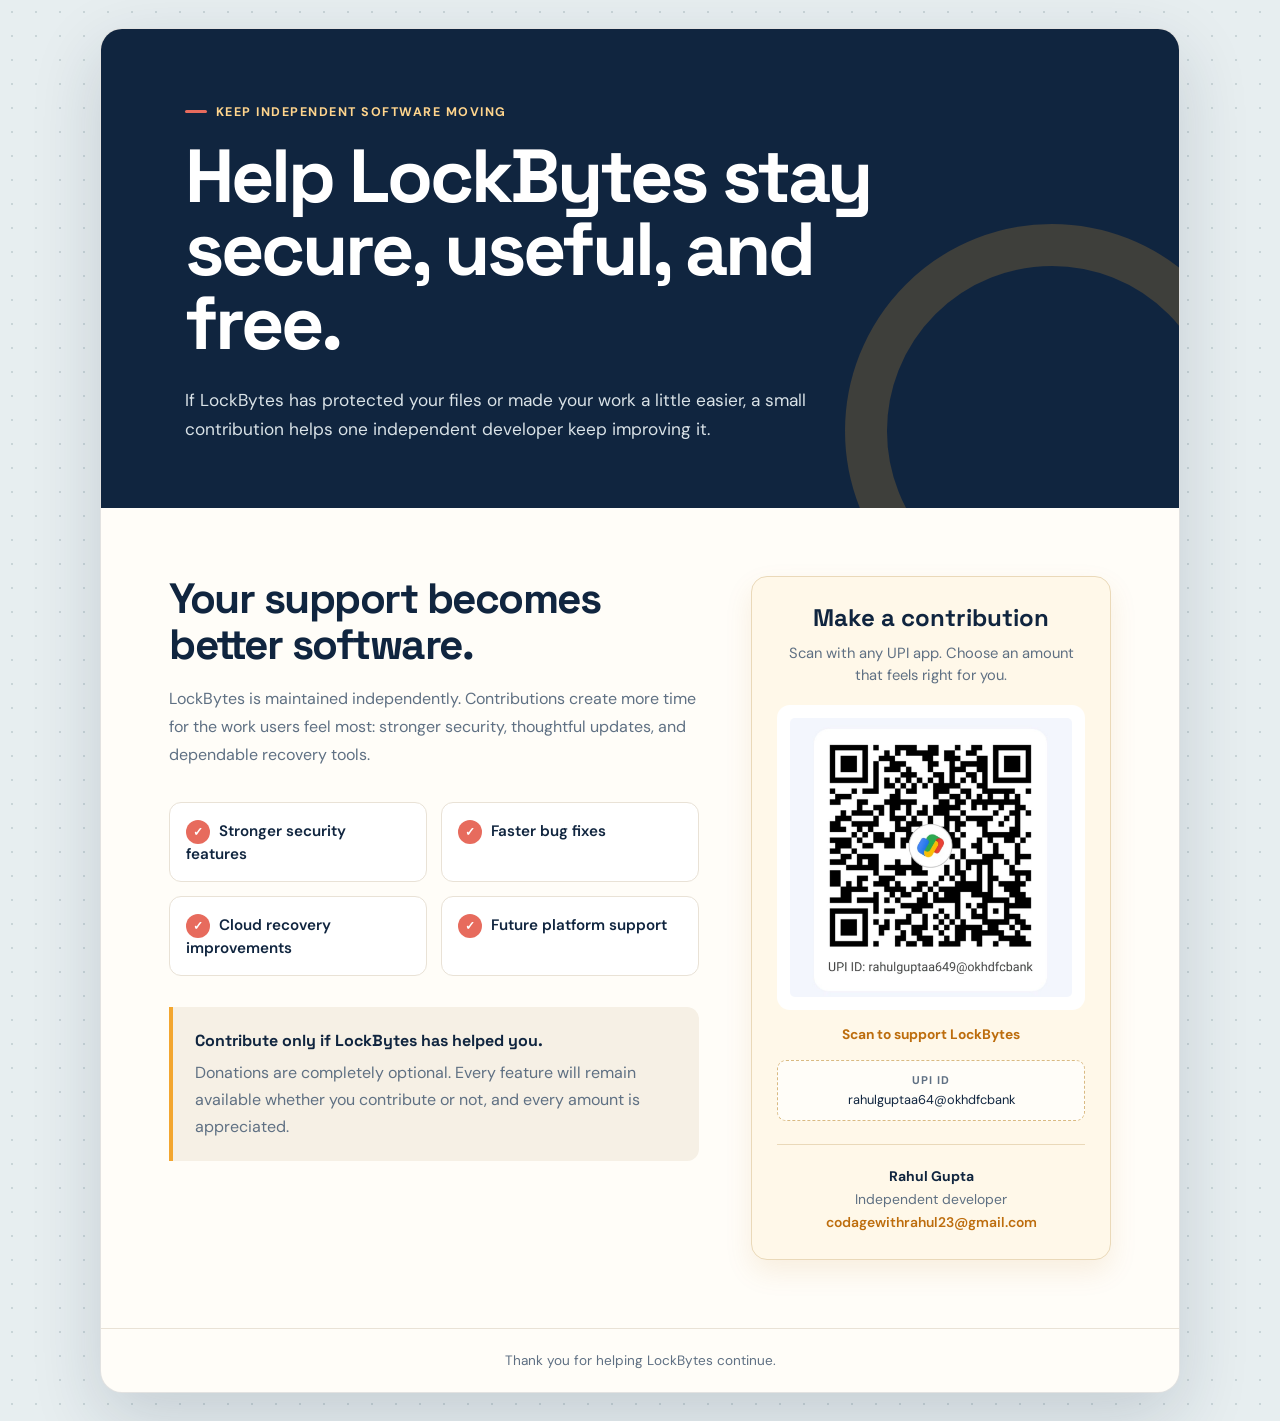
<file: support/index.html>
<!DOCTYPE html>
<html lang="en">
<head>
<meta charset="UTF-8">
<meta name="viewport" content="width=device-width, initial-scale=1.0">

<title>Support LockBytes</title>

<!DOCTYPE html>
<html lang="en">
<head>
    <meta charset="UTF-8">
    <meta name="viewport" content="width=device-width, initial-scale=1.0">
    <meta name="description" content="Support the independent development of LockBytes.">
    <title>Support LockBytes</title>
    <link rel="stylesheet" href="support.css">
</head>
<body>
    <main class="page-shell">
        <header class="hero">
            <span class="eyebrow">Keep independent software moving</span>
            <h1>Help LockBytes stay secure, useful, and free.</h1>
            <p>
                If LockBytes has protected your files or made your work a little easier,
                a small contribution helps one independent developer keep improving it.
            </p>
        </header>

        <section class="content" aria-labelledby="impact-heading">
            <div class="intro">
                <h2 id="impact-heading">Your support becomes better software.</h2>
                <p>
                    LockBytes is maintained independently. Contributions create more time
                    for the work users feel most: stronger security, thoughtful updates,
                    and dependable recovery tools.
                </p>

                <ul class="impact-list">
                    <li>Stronger security features</li>
                    <li>Faster bug fixes</li>
                    <li>Cloud recovery improvements</li>
                    <li>Future platform support</li>
                </ul>

                <div class="transparency">
                    <strong>Contribute only if LockBytes has helped you.</strong>
                    Donations are completely optional. Every feature will remain available
                    whether you contribute or not, and every amount is appreciated.
                </div>
            </div>

            <aside class="donation-card" aria-labelledby="donation-heading">
                <h2 id="donation-heading">Make a contribution</h2>
                <p>Scan with any UPI app. Choose an amount that feels right for you.</p>
                <div class="qr-frame">
                    <img src="qr.jpeg" alt="UPI QR code for supporting LockBytes">
                </div>
                <span class="scan-note">Scan to support LockBytes</span>
                <div class="payment-id">
                    <span>UPI ID</span>
                    rahulguptaa64@okhdfcbank
                </div>
                <div class="contact">
                    <strong>Rahul Gupta</strong><br>
                    Independent developer<br>
                    <a href="mailto:codagewithrahul23@gmail.com">codagewithrahul23@gmail.com</a>
                </div>
            </aside>
        </section>

        <footer class="footer">Thank you for helping LockBytes continue.</footer>
    </main>
</body>
</html>
</file>
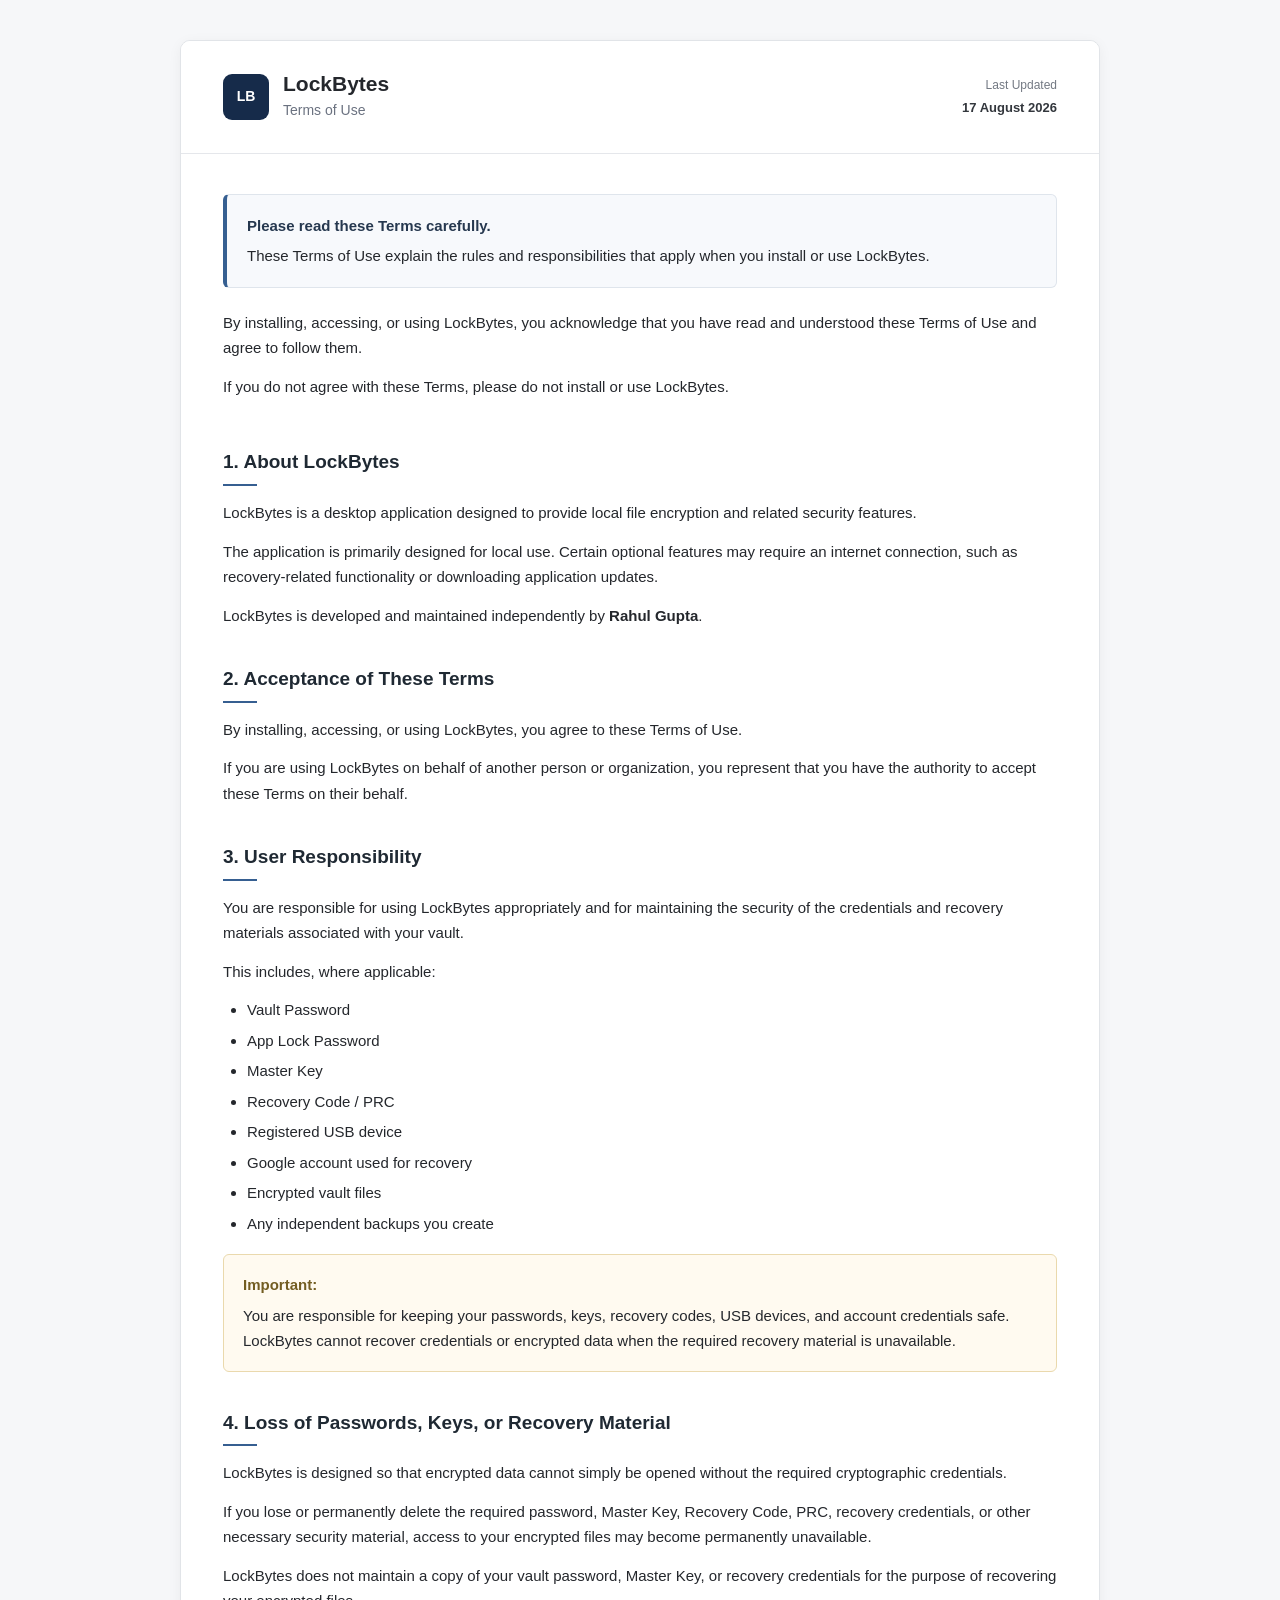
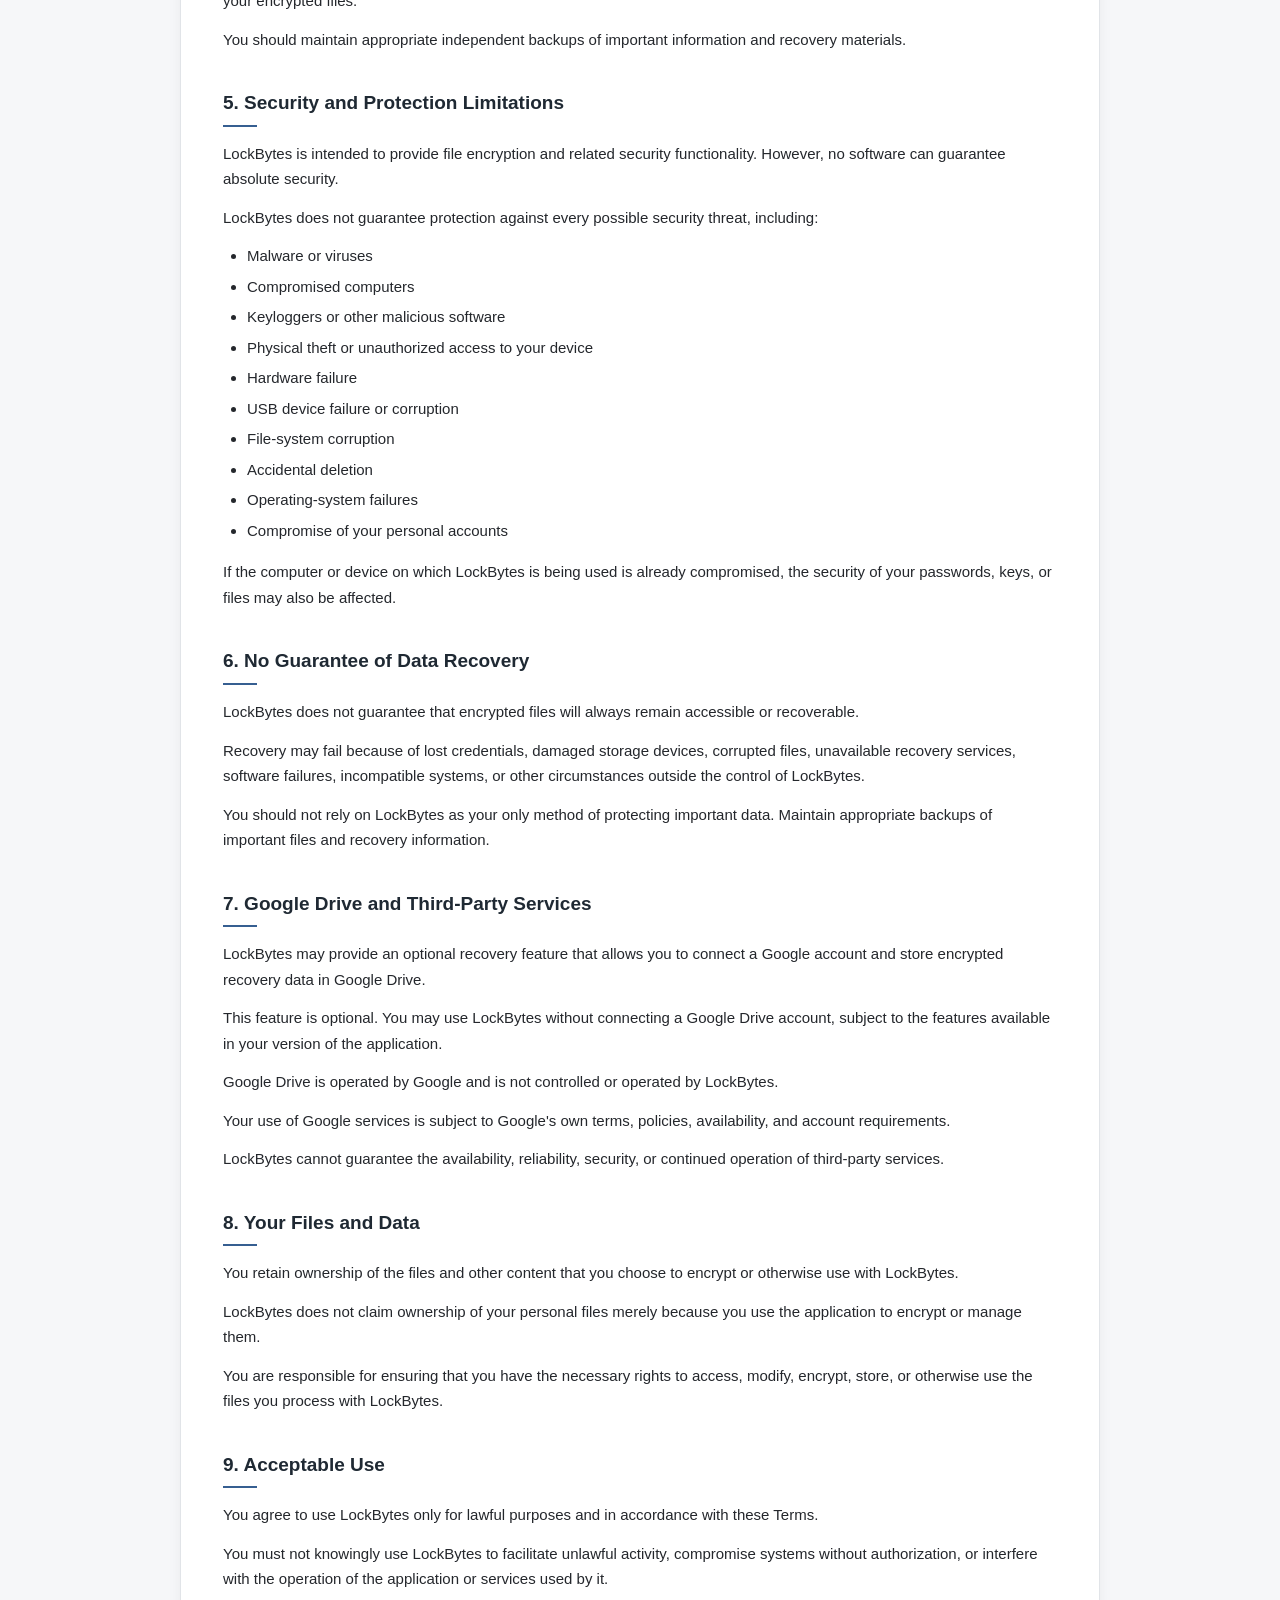
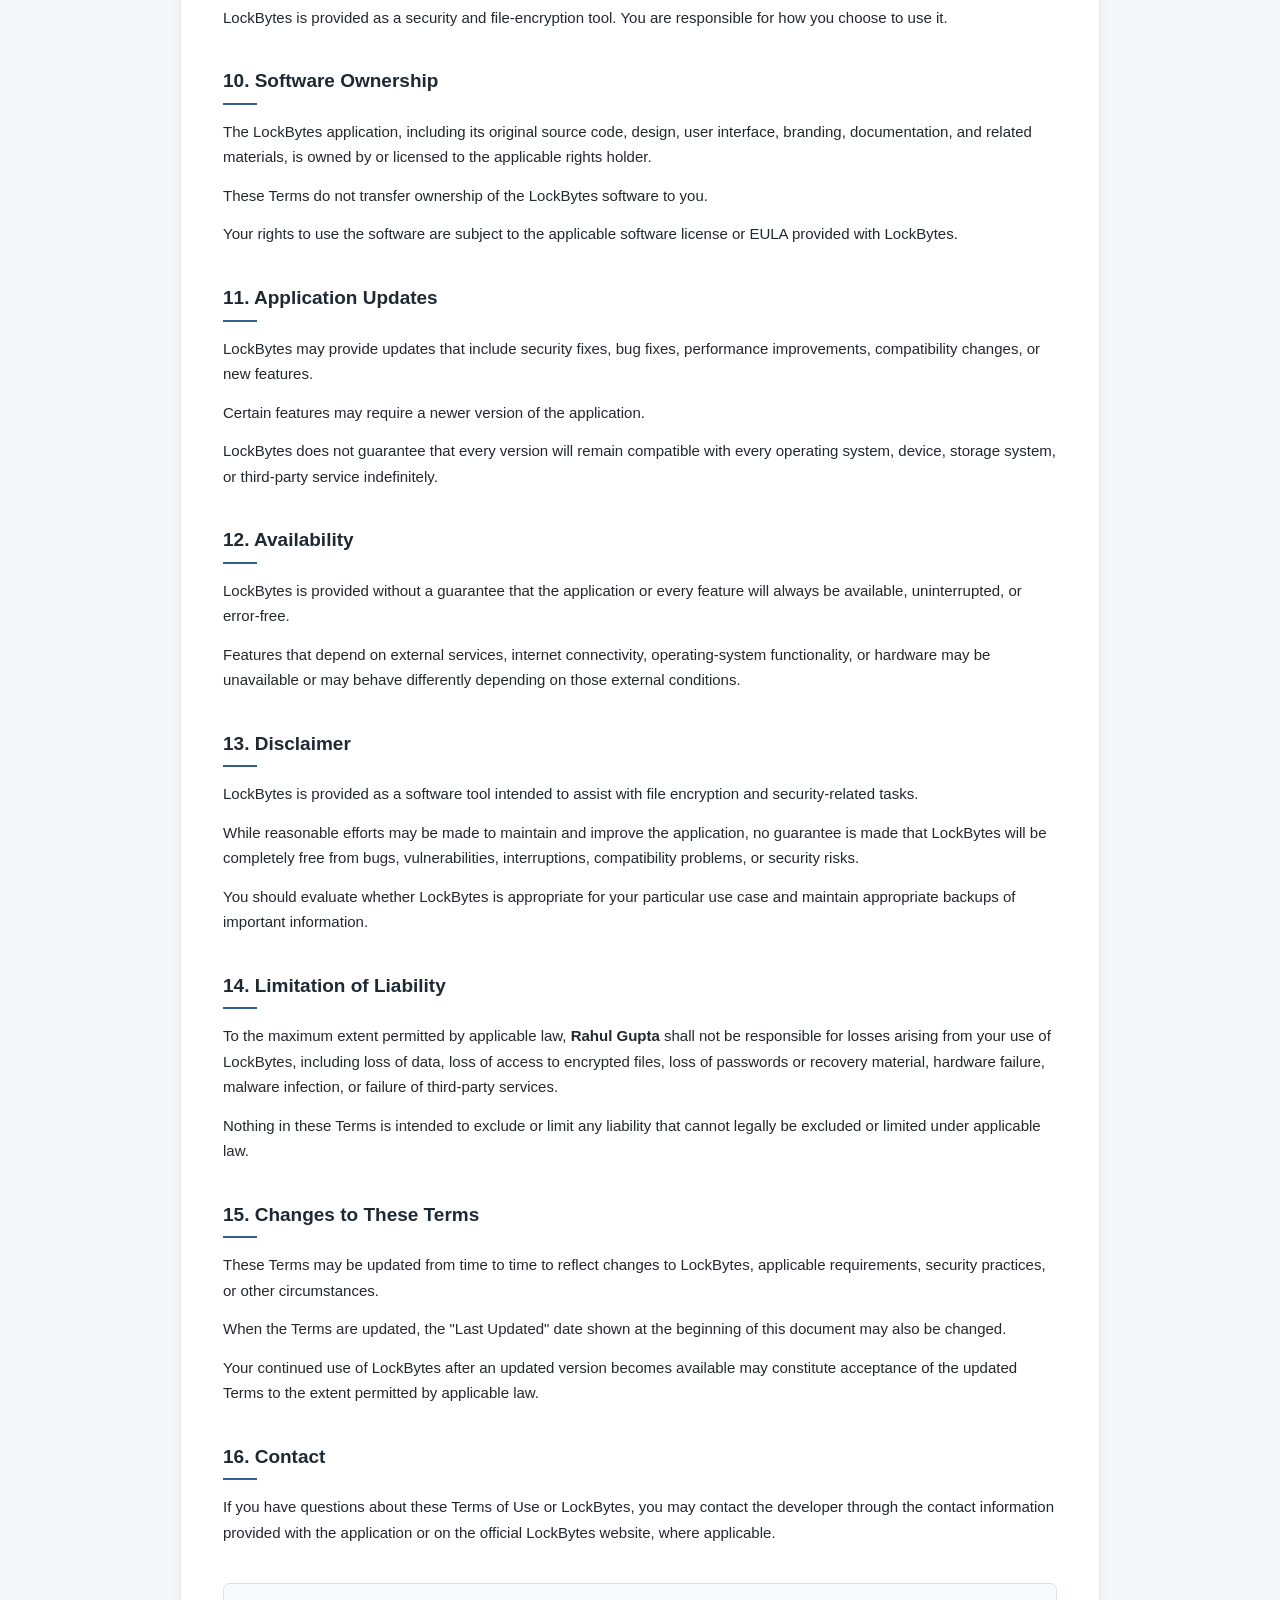
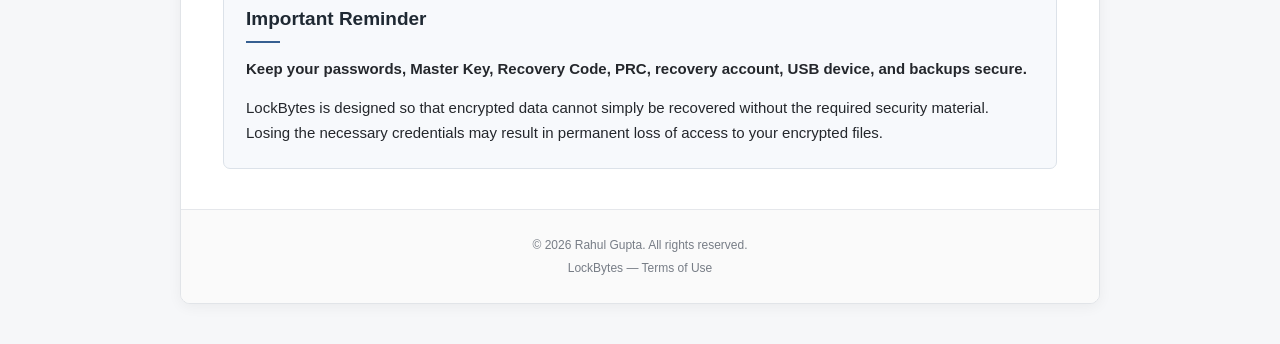
<file: terms_of_use/index.html>
<!DOCTYPE html>
<html lang="en">
<head>
    <meta charset="UTF-8">
    <meta name="viewport" content="width=device-width, initial-scale=1.0">

    <title>LockBytes — Terms of Use</title>

    <link rel="stylesheet" href="terms_of_use.css">
</head>

<body>

<div class="page">

    <!-- =========================================================
         HEADER
    ========================================================== -->

    <header class="policy-header">

        <div class="brand">
            <div class="brand-icon">LB</div>

            <div>
                <h1>LockBytes</h1>
                <p>Terms of Use</p>
            </div>
        </div>

        <div class="policy-meta">
            <span>Last Updated</span>
            <strong class="policy-date"></strong>
        </div>

    </header>


    <!-- =========================================================
         INTRODUCTION
    ========================================================== -->

    <main class="policy-content">

        <section class="intro">

            <div class="notice">
                <strong>Please read these Terms carefully.</strong>

                <p>
                    These Terms of Use explain the rules and responsibilities
                    that apply when you install or use LockBytes.
                </p>
            </div>

            <p>
                By installing, accessing, or using LockBytes, you acknowledge
                that you have read and understood these Terms of Use and agree
                to follow them.
            </p>

            <p>
                If you do not agree with these Terms, please do not install
                or use LockBytes.
            </p>

        </section>


        <!-- =====================================================
             1. ABOUT LOCKBYTES
        ====================================================== -->

        <section>

            <h2>1. About LockBytes</h2>

            <p>
                LockBytes is a desktop application designed to provide local
                file encryption and related security features.
            </p>

            <p>
                The application is primarily designed for local use. Certain
                optional features may require an internet connection, such as
                recovery-related functionality or downloading application
                updates.
            </p>

            <p>
                LockBytes is developed and maintained independently by
                <strong class="developer-name"></strong>.
            </p>

        </section>


        <!-- =====================================================
             2. ACCEPTANCE OF TERMS
        ====================================================== -->

        <section>

            <h2>2. Acceptance of These Terms</h2>

            <p>
                By installing, accessing, or using LockBytes, you agree to
                these Terms of Use.
            </p>

            <p>
                If you are using LockBytes on behalf of another person or
                organization, you represent that you have the authority to
                accept these Terms on their behalf.
            </p>

        </section>


        <!-- =====================================================
             3. USER RESPONSIBILITY
        ====================================================== -->

        <section>

            <h2>3. User Responsibility</h2>

            <p>
                You are responsible for using LockBytes appropriately and for
                maintaining the security of the credentials and recovery
                materials associated with your vault.
            </p>

            <p>
                This includes, where applicable:
            </p>

            <ul>
                <li>Vault Password</li>
                <li>App Lock Password</li>
                <li>Master Key</li>
                <li>Recovery Code / PRC</li>
                <li>Registered USB device</li>
                <li>Google account used for recovery</li>
                <li>Encrypted vault files</li>
                <li>Any independent backups you create</li>
            </ul>

            <div class="warning">
                <strong>Important:</strong>

                <p>
                    You are responsible for keeping your passwords, keys,
                    recovery codes, USB devices, and account credentials safe.
                    LockBytes cannot recover credentials or encrypted data
                    when the required recovery material is unavailable.
                </p>
            </div>

        </section>


        <!-- =====================================================
             4. LOSS OF KEYS AND PASSWORDS
        ====================================================== -->

        <section>

            <h2>4. Loss of Passwords, Keys, or Recovery Material</h2>

            <p>
                LockBytes is designed so that encrypted data cannot simply be
                opened without the required cryptographic credentials.
            </p>

            <p>
                If you lose or permanently delete the required password,
                Master Key, Recovery Code, PRC, recovery credentials, or other
                necessary security material, access to your encrypted files
                may become permanently unavailable.
            </p>

            <p>
                LockBytes does not maintain a copy of your vault password,
                Master Key, or recovery credentials for the purpose of
                recovering your encrypted files.
            </p>

            <p>
                You should maintain appropriate independent backups of
                important information and recovery materials.
            </p>

        </section>


        <!-- =====================================================
             5. SECURITY LIMITATIONS
        ====================================================== -->

        <section>

            <h2>5. Security and Protection Limitations</h2>

            <p>
                LockBytes is intended to provide file encryption and related
                security functionality. However, no software can guarantee
                absolute security.
            </p>

            <p>
                LockBytes does not guarantee protection against every possible
                security threat, including:
            </p>

            <ul>
                <li>Malware or viruses</li>
                <li>Compromised computers</li>
                <li>Keyloggers or other malicious software</li>
                <li>Physical theft or unauthorized access to your device</li>
                <li>Hardware failure</li>
                <li>USB device failure or corruption</li>
                <li>File-system corruption</li>
                <li>Accidental deletion</li>
                <li>Operating-system failures</li>
                <li>Compromise of your personal accounts</li>
            </ul>

            <p>
                If the computer or device on which LockBytes is being used is
                already compromised, the security of your passwords, keys, or
                files may also be affected.
            </p>

        </section>


        <!-- =====================================================
             6. NO GUARANTEE OF DATA RECOVERY
        ====================================================== -->

        <section>

            <h2>6. No Guarantee of Data Recovery</h2>

            <p>
                LockBytes does not guarantee that encrypted files will always
                remain accessible or recoverable.
            </p>

            <p>
                Recovery may fail because of lost credentials, damaged
                storage devices, corrupted files, unavailable recovery
                services, software failures, incompatible systems, or other
                circumstances outside the control of LockBytes.
            </p>

            <p>
                You should not rely on LockBytes as your only method of
                protecting important data. Maintain appropriate backups of
                important files and recovery information.
            </p>

        </section>


        <!-- =====================================================
             7. GOOGLE DRIVE RECOVERY
        ====================================================== -->

        <section>

            <h2>7. Google Drive and Third-Party Services</h2>

            <p>
                LockBytes may provide an optional recovery feature that allows
                you to connect a Google account and store encrypted recovery
                data in Google Drive.
            </p>

            <p>
                This feature is optional. You may use LockBytes without
                connecting a Google Drive account, subject to the features
                available in your version of the application.
            </p>

            <p>
                Google Drive is operated by Google and is not controlled or
                operated by LockBytes.
            </p>

            <p>
                Your use of Google services is subject to Google's own terms,
                policies, availability, and account requirements.
            </p>

            <p>
                LockBytes cannot guarantee the availability, reliability,
                security, or continued operation of third-party services.
            </p>

        </section>


        <!-- =====================================================
             8. USER FILES
        ====================================================== -->

        <section>

            <h2>8. Your Files and Data</h2>

            <p>
                You retain ownership of the files and other content that you
                choose to encrypt or otherwise use with LockBytes.
            </p>

            <p>
                LockBytes does not claim ownership of your personal files
                merely because you use the application to encrypt or manage
                them.
            </p>

            <p>
                You are responsible for ensuring that you have the necessary
                rights to access, modify, encrypt, store, or otherwise use the
                files you process with LockBytes.
            </p>

        </section>


        <!-- =====================================================
             9. ACCEPTABLE USE
        ====================================================== -->

        <section>

            <h2>9. Acceptable Use</h2>

            <p>
                You agree to use LockBytes only for lawful purposes and in
                accordance with these Terms.
            </p>

            <p>
                You must not knowingly use LockBytes to facilitate unlawful
                activity, compromise systems without authorization, or
                interfere with the operation of the application or services
                used by it.
            </p>

            <p>
                LockBytes is provided as a security and file-encryption tool.
                You are responsible for how you choose to use it.
            </p>

        </section>


        <!-- =====================================================
             10. SOFTWARE OWNERSHIP
        ====================================================== -->

        <section>

            <h2>10. Software Ownership</h2>

            <p>
                The LockBytes application, including its original source code,
                design, user interface, branding, documentation, and related
                materials, is owned by or licensed to the applicable rights
                holder.
            </p>

            <p>
                These Terms do not transfer ownership of the LockBytes
                software to you.
            </p>

            <p>
                Your rights to use the software are subject to the applicable
                software license or EULA provided with LockBytes.
            </p>

        </section>


        <!-- =====================================================
             11. APPLICATION UPDATES
        ====================================================== -->

        <section>

            <h2>11. Application Updates</h2>

            <p>
                LockBytes may provide updates that include security fixes,
                bug fixes, performance improvements, compatibility changes,
                or new features.
            </p>

            <p>
                Certain features may require a newer version of the
                application.
            </p>

            <p>
                LockBytes does not guarantee that every version will remain
                compatible with every operating system, device, storage
                system, or third-party service indefinitely.
            </p>

        </section>


        <!-- =====================================================
             12. AVAILABILITY
        ====================================================== -->

        <section>

            <h2>12. Availability</h2>

            <p>
                LockBytes is provided without a guarantee that the application
                or every feature will always be available, uninterrupted, or
                error-free.
            </p>

            <p>
                Features that depend on external services, internet
                connectivity, operating-system functionality, or hardware may
                be unavailable or may behave differently depending on those
                external conditions.
            </p>

        </section>


        <!-- =====================================================
             13. DISCLAIMER
        ====================================================== -->

        <section>

            <h2>13. Disclaimer</h2>

            <p>
                LockBytes is provided as a software tool intended to assist
                with file encryption and security-related tasks.
            </p>

            <p>
                While reasonable efforts may be made to maintain and improve
                the application, no guarantee is made that LockBytes will be
                completely free from bugs, vulnerabilities, interruptions,
                compatibility problems, or security risks.
            </p>

            <p>
                You should evaluate whether LockBytes is appropriate for your
                particular use case and maintain appropriate backups of
                important information.
            </p>

        </section>


        <!-- =====================================================
             14. LIMITATION OF LIABILITY
        ====================================================== -->

        <section>

            <h2>14. Limitation of Liability</h2>

            <p>
                To the maximum extent permitted by applicable law,
                <strong class="developer-name"></strong> shall not be
                responsible for losses arising from your use of LockBytes,
                including loss of data, loss of access to encrypted files,
                loss of passwords or recovery material, hardware failure,
                malware infection, or failure of third-party services.
            </p>

            <p>
                Nothing in these Terms is intended to exclude or limit any
                liability that cannot legally be excluded or limited under
                applicable law.
            </p>

        </section>


        <!-- =====================================================
             15. CHANGES TO TERMS
        ====================================================== -->

        <section>

            <h2>15. Changes to These Terms</h2>

            <p>
                These Terms may be updated from time to time to reflect
                changes to LockBytes, applicable requirements, security
                practices, or other circumstances.
            </p>

            <p>
                When the Terms are updated, the "Last Updated" date shown at
                the beginning of this document may also be changed.
            </p>

            <p>
                Your continued use of LockBytes after an updated version
                becomes available may constitute acceptance of the updated
                Terms to the extent permitted by applicable law.
            </p>

        </section>


        <!-- =====================================================
             16. CONTACT
        ====================================================== -->

        <section>

            <h2>16. Contact</h2>

            <p>
                If you have questions about these Terms of Use or LockBytes,
                you may contact the developer through the contact information
                provided with the application or on the official LockBytes
                website, where applicable.
            </p>

        </section>


        <!-- =====================================================
             FINAL NOTICE
        ====================================================== -->

        <section class="final-notice">

            <h2>Important Reminder</h2>

            <p>
                <strong>
                    Keep your passwords, Master Key, Recovery Code, PRC,
                    recovery account, USB device, and backups secure.
                </strong>
            </p>

            <p>
                LockBytes is designed so that encrypted data cannot simply be
                recovered without the required security material. Losing the
                necessary credentials may result in permanent loss of access
                to your encrypted files.
            </p>

        </section>

    </main>


    <!-- =========================================================
         FOOTER
    ========================================================== -->

    <footer class="policy-footer">

        <p>
            © <span class="policy-year"></span>
            <span class="developer-name"></span>.
            All rights reserved.
        </p>

        <p>
            LockBytes — Terms of Use
        </p>

    </footer>

</div>


<!-- =============================================================
     POLICY VARIABLES
============================================================== -->

<script>

    /*
     * Change these values when updating the document.
     * You do not need to search through the entire HTML file.
     */

    const POLICY_LAST_UPDATED = "17 August 2026";
    const POLICY_YEAR = "2026";
    const DEVELOPER_NAME = "Rahul Gupta";


    /*
     * Automatically insert values wherever the
     * corresponding class is used.
     */

    document.querySelectorAll(".policy-date").forEach(element => {
        element.textContent = POLICY_LAST_UPDATED;
    });

    document.querySelectorAll(".policy-year").forEach(element => {
        element.textContent = POLICY_YEAR;
    });

    document.querySelectorAll(".developer-name").forEach(element => {
        element.textContent = DEVELOPER_NAME;
    });

</script>

</body>
</html>
</file>
<file: privacy_policy/privacy_policy.css>
/* ============================================================
   LOCKBYTES PRIVACY POLICY
   Clean, readable, responsive policy design
   ============================================================ */


/* ============================================================
   ROOT VARIABLES

   Keep colors and sizing here so the design can be changed
   without editing the HTML.
   ============================================================ */

:root {

    --bg: #f7f8fa;
    --surface: #ffffff;

    --text: #20242a;
    --text-secondary: #4d5560;
    --text-muted: #6b7280;

    --border: #e2e5e9;

    --accent: #2563eb;
    --accent-hover: #1d4ed8;

    --warning-bg: #fff8e6;
    --warning-border: #f0d48a;

    --important-bg: #f3f6ff;
    --important-border: #b9c9f5;

    --max-width: 900px;

    --radius: 10px;

    --font:
        -apple-system,
        BlinkMacSystemFont,
        "Segoe UI",
        Roboto,
        Helvetica,
        Arial,
        sans-serif;
}


/* ============================================================
   GLOBAL
   ============================================================ */

* {
    box-sizing: border-box;
}


html {
    scroll-behavior: smooth;
}


body {

    margin: 0;

    background: var(--bg);

    color: #1B2B45;

    font-family: var(--font);

    font-size: 16px;

    line-height: 1.7;

    -webkit-font-smoothing: antialiased;
}


/* ============================================================
   MAIN CONTAINER
   ============================================================ */

.policy-container {

    width: min(calc(100% - 40px), var(--max-width));
    margin: 0 auto;
    padding: 48px 28px 70px;
    border: solid 1px var(--border);
    border-radius: var(--radius);
}

/* ============================================================
   HEADER
   ============================================================ */

.policy-header {

    display: flex;

    align-items: center;

    justify-content: space-between;

    gap: 30px;

    padding-bottom: 30px;

    margin-bottom: 38px;

    border-bottom: 1px solid var(--border);
}


.brand {

    display: flex;

    align-items: center;

    gap: 14px;
}


.brand-mark {

    width: 44px;
    height: 44px;

    display: flex;

    align-items: center;
    justify-content: center;

    border-radius: 10px;

    background: #1B2B45;

    color: white;

    font-size: 21px;

    font-weight: 700;
}


.brand h1 {

    margin: 0;

    font-size: 20px;

    line-height: 1.2;
}


.brand p {

    margin: 3px 0 0;

    color: var(--text-muted);

    font-size: 14px;
}


.policy-meta {

    display: flex;

    flex-direction: column;

    align-items: flex-end;

    color: var(--text-muted);

    font-size: 13px;
}


.policy-meta strong {

    color: var(--text-secondary);

    font-weight: 500;

    margin-top: 2px;
}


/* ============================================================
   INTRODUCTION
   ============================================================ */

.intro {

    margin-bottom: 40px;
}


.intro h2 {

    margin: 0 0 18px;

    font-size: 30px;

    line-height: 1.25;

    letter-spacing: -0.3px;
}


.intro p {

    max-width: 760px;

    margin: 0 0 14px;

    color: var(--text-secondary);
}


/* ============================================================
   TABLE OF CONTENTS
   ============================================================ */

.toc {

    background: var(--surface);

    border: 1px solid var(--border);

    border-radius: var(--radius);

    padding: 24px 28px;

    margin-bottom: 52px;
}


.toc h2 {

    margin: 0 0 14px;

    font-size: 18px;

    line-height: 1.4;
}


.toc ol {

    margin: 0;

    padding-left: 24px;
}


.toc li {

    margin: 5px 0;
}


.toc a {

    color: var(--accent);

    text-decoration: none;
}


.toc a:hover {

    color: var(--accent-hover);

    text-decoration: underline;
}


/* ============================================================
   POLICY SECTION
   ============================================================ */

.policy-section {

    padding-top: 18px;

    margin-bottom: 52px;

    scroll-margin-top: 25px;
}


.policy-section h2 {

    margin: 0 0 18px;

    font-size: 23px;

    line-height: 1.35;

    letter-spacing: -0.15px;
}


.policy-section h3 {

    margin: 28px 0 10px;

    font-size: 18px;

    line-height: 1.4;
}


.policy-section p {

    margin: 0 0 16px;

    color: var(--text-secondary);
}


.policy-section ul {

    margin: 12px 0 20px;

    padding-left: 26px;

    color: var(--text-secondary);
}


.policy-section li {

    margin: 5px 0;
}


/* ============================================================
   LINKS
   ============================================================ */

.policy-section a {

    color: var(--accent);

    text-decoration: none;
}


.policy-section a:hover {

    color: var(--accent-hover);

    text-decoration: underline;
}


/* ============================================================
   IMPORTANT NOTICES
   ============================================================ */

.notice {

    padding: 20px 22px;

    margin: 24px 0;

    border-radius: var(--radius);

    border: 1px solid;
}


.notice p:last-child {

    margin-bottom: 0;
}


.notice-warning {

    background: var(--warning-bg);

    border-color: var(--warning-border);
}


.notice-important {

    background: var(--important-bg);

    border-color: var(--important-border);

    padding: 26px;
}


.notice-important h3 {

    margin-top: 0;

    margin-bottom: 14px;

    font-size: 19px;
}


/* ============================================================
   DEVELOPER CARD
   ============================================================ */

.developer-card {

    display: flex;

    flex-direction: column;

    gap: 5px;

    padding: 20px 22px;

    background: var(--surface);

    border: 1px solid var(--border);

    border-radius: var(--radius);

    margin-top: 18px;
}


.developer-card strong {

    font-size: 17px;

    color: var(--text);
}


.developer-card span {

    color: var(--text-secondary);

    font-size: 15px;
}


/* ============================================================
   FOOTER
   ============================================================ */

.policy-footer {

    margin-top: 70px;

    padding-top: 25px;

    border-top: 1px solid var(--border);

    color: var(--text-muted);

    font-size: 13px;
}


.footer-brand {

    display: flex;

    align-items: center;

    gap: 8px;

    margin-bottom: 8px;
}


.footer-brand strong {

    color: var(--text-secondary);

    font-weight: 600;
}


.policy-footer p {

    margin: 3px 0;
}


/* ============================================================
   RESPONSIVE DESIGN
   ============================================================ */

@media (max-width: 650px) {

    .policy-container {

        width: min(
            calc(100% - 28px),
            var(--max-width)
        );

        padding-top: 28px;

        padding-bottom: 45px;
    }


    .policy-header {

        align-items: flex-start;

        flex-direction: column;

        gap: 18px;

        margin-bottom: 30px;
    }


    .policy-meta {

        align-items: flex-start;
    }


    .intro h2 {

        font-size: 26px;
    }


    .policy-section h2 {

        font-size: 21px;
    }


    .toc {

        padding: 20px;

        margin-bottom: 40px;
    }


    .policy-section {

        margin-bottom: 42px;
    }


    body {

        font-size: 15.5px;

        line-height: 1.65;
    }
}


/* ============================================================
   PRINT
   ============================================================ */

@media print {

    body {

        background: white;

        color: black;
    }


    .policy-container {

        width: 100%;

        max-width: none;

        padding: 0;
    }


    .toc {

        border: 1px solid #ccc;

        break-inside: avoid;
    }


    .notice {

        break-inside: avoid;
    }


    .policy-section {

        break-inside: avoid;
    }


    a {

        color: black;

        text-decoration: none;
    }
}
</file>
<file: software_license/software_license.css>
/* =========================================================
   GLOBAL
========================================================= */

* {
    box-sizing: border-box;
}

html {
    scroll-behavior: smooth;
}

body {
    margin: 0;
    background: #f6f7f9;
    color: #24272c;
    font-family: Arial, Helvetica, sans-serif;
    font-size: 15px;
    line-height: 1.7;
}


/* =========================================================
   PAGE
========================================================= */

.page {
    width: min(920px, calc(100% - 32px));
    margin: 40px auto;
    background: #ffffff;
    border: 1px solid #e1e4e8;
    border-radius: 10px;
    box-shadow: 0 3px 14px rgba(0, 0, 0, 0.05);
    overflow: hidden;
}


/* =========================================================
   HEADER
========================================================= */

.policy-header {
    display: flex;
    justify-content: space-between;
    align-items: center;
    gap: 24px;

    padding: 30px 42px;

    border-bottom: 1px solid #e5e7eb;
    background: #ffffff;
}

.brand {
    display: flex;
    align-items: center;
    gap: 14px;
}

.brand-icon {
    width: 46px;
    height: 46px;

    display: flex;
    align-items: center;
    justify-content: center;

    background: #162b4a;
    color: #ffffff;

    border-radius: 9px;

    font-size: 14px;
    font-weight: 700;
}

.brand h1 {
    margin: 0;

    font-size: 21px;
    line-height: 1.2;
    font-weight: 700;
}

.brand p {
    margin: 3px 0 0;

    color: #6b7280;
    font-size: 14px;
}

.policy-meta {
    text-align: right;
}

.policy-meta span {
    display: block;

    color: #737983;
    font-size: 12px;
}

.policy-meta strong {
    display: block;

    margin-top: 2px;

    color: #33373d;
    font-size: 13px;
    font-weight: 600;
}


/* =========================================================
   CONTENT
========================================================= */

.policy-content {
    padding: 40px 42px;
}

.policy-content section {
    margin-bottom: 38px;
}

.policy-content section:last-child {
    margin-bottom: 0;
}


/* =========================================================
   INTRO
========================================================= */

.intro {
    padding-bottom: 12px;
}

.notice {
    margin-bottom: 22px;

    padding: 18px 20px;

    background: #f7f9fc;
    border: 1px solid #dfe5ec;
    border-left: 4px solid #365f91;
    border-radius: 6px;
}

.notice strong {
    display: block;

    margin-bottom: 5px;

    color: #26384f;
    font-size: 15px;
}

.notice p {
    margin: 0;
}


/* =========================================================
   HEADINGS
========================================================= */

h2 {
    margin: 0 0 14px;

    color: #1f2933;

    font-size: 19px;
    line-height: 1.4;
    font-weight: 700;
}

h2::after {
    content: "";

    display: block;

    width: 34px;
    height: 2px;

    margin-top: 8px;

    background: #365f91;
}


/* =========================================================
   TEXT
========================================================= */

p {
    margin: 0 0 13px;
}

p:last-child {
    margin-bottom: 0;
}

strong {
    font-weight: 600;
}


/* =========================================================
   LISTS
========================================================= */

ul {
    margin: 10px 0 16px;
    padding-left: 24px;
}

li {
    margin-bottom: 5px;
}


/* =========================================================
   WARNING
========================================================= */

.warning {
    margin-top: 18px;

    padding: 17px 19px;

    background: #fffaf0;
    border: 1px solid #ead9ad;
    border-radius: 6px;
}

.warning strong {
    color: #735d22;
}

.warning p {
    margin-top: 5px;
}


/* =========================================================
   FINAL NOTICE
========================================================= */

.final-notice {
    padding: 22px;

    background: #f7f9fc;
    border: 1px solid #dce2e9;
    border-radius: 7px;
}

.final-notice h2 {
    margin-bottom: 13px;
}


/* =========================================================
   FOOTER
========================================================= */

.policy-footer {
    padding: 22px 42px;

    border-top: 1px solid #e5e7eb;

    background: #fafafa;

    color: #777d86;

    text-align: center;
    font-size: 12px;
}

.policy-footer p {
    margin: 3px 0;
}


/* =========================================================
   MOBILE
========================================================= */

@media (max-width: 700px) {

    body {
        font-size: 14px;
    }

    .page {
        width: calc(100% - 20px);
        margin: 10px auto;
        border-radius: 7px;
    }

    .policy-header {
        flex-direction: column;
        align-items: flex-start;

        padding: 24px;
    }

    .policy-meta {
        text-align: left;
    }

    .policy-content {
        padding: 28px 24px;
    }

    .policy-footer {
        padding: 20px 24px;
    }

    h2 {
        font-size: 18px;
    }
}
</file>
<file: support/support.css>
@import url('https://fonts.googleapis.com/css2?family=DM+Sans:wght@400;500;600;700&family=Space+Grotesk:wght@500;600;700&display=swap');

:root {
    --ink: #10253f;
    --muted: #5f7083;
    --paper: #fffdf8;
    --line: #e9e2d6;
    --amber: #f3a62f;
    --amber-dark: #bd6d0d;
    --coral: #e76b5d;
    --navy: #10253f;
    --cream: #f6f0e5;
}

* {
    box-sizing: border-box;
    margin: 0;
    padding: 0;
}

body {
    min-height: 100vh;
    padding: 28px;
    color: var(--ink);
    background: #e7eef0;
    background-image: radial-gradient(#c9d5d8 1px, transparent 1px);
    background-size: 24px 24px;
    font-family: 'DM Sans', sans-serif;
}

.page-shell {
    width: min(1080px, 100%);
    margin: 0 auto;
    overflow: hidden;
    border: 1px solid rgba(16, 37, 63, .12);
    border-radius: 22px;
    background: var(--paper);
    box-shadow: 0 24px 70px rgba(16, 37, 63, .16);
}

.hero {
    position: relative;
    overflow: hidden;
    padding: 68px clamp(28px, 7vw, 84px) 64px;
    color: #fff;
    background: var(--navy);
}

.hero::after {
    position: absolute;
    right: -80px;
    bottom: -130px;
    width: 330px;
    height: 330px;
    border: 42px solid rgba(243, 166, 47, .2);
    border-radius: 50%;
    content: '';
}

.eyebrow {
    position: relative;
    z-index: 1;
    display: inline-flex;
    align-items: center;
    gap: 9px;
    margin-bottom: 20px;
    color: #ffd58d;
    font-size: .78rem;
    font-weight: 700;
    letter-spacing: .12em;
    text-transform: uppercase;
}

.eyebrow::before {
    width: 22px;
    height: 3px;
    border-radius: 99px;
    background: var(--coral);
    content: '';
}

.hero h1,
h2,
h3 {
    font-family: 'Space Grotesk', sans-serif;
}

.hero h1 {
    position: relative;
    z-index: 1;
    max-width: 720px;
    font-size: clamp(2.4rem, 6vw, 4.7rem);
    line-height: .98;
    letter-spacing: -.04em;
}

.hero p {
    position: relative;
    z-index: 1;
    max-width: 650px;
    margin-top: 25px;
    color: #d9e2e7;
    font-size: 1.08rem;
    line-height: 1.7;
}

.content {
    display: grid;
    grid-template-columns: minmax(0, 1fr) minmax(300px, 360px);
    gap: 52px;
    padding: clamp(30px, 6vw, 68px);
}

.intro h2 {
    max-width: 600px;
    font-size: clamp(1.8rem, 4vw, 2.65rem);
    line-height: 1.08;
    letter-spacing: -.035em;
}

.intro > p {
    max-width: 650px;
    margin-top: 17px;
    color: var(--muted);
    line-height: 1.75;
}

.impact-list {
    display: grid;
    grid-template-columns: repeat(2, minmax(0, 1fr));
    gap: 14px;
    margin-top: 33px;
    list-style: none;
}

.impact-list li {
    padding: 17px 16px;
    border: 1px solid var(--line);
    border-radius: 12px;
    background: #fff;
    font-size: .95rem;
    font-weight: 600;
}

.impact-list li::before {
    display: inline-grid;
    width: 24px;
    height: 24px;
    margin-right: 9px;
    place-items: center;
    border-radius: 50%;
    color: #fff;
    background: var(--coral);
    content: '\2713';
    font-size: .75rem;
}

.transparency {
    margin-top: 31px;
    padding: 20px 22px;
    border-left: 4px solid var(--amber);
    border-radius: 0 12px 12px 0;
    background: var(--cream);
    color: var(--muted);
    line-height: 1.7;
}

.transparency strong {
    display: block;
    margin-bottom: 5px;
    color: var(--ink);
    font-family: 'Space Grotesk', sans-serif;
}

.donation-card {
    align-self: start;
    padding: 25px;
    border: 1px solid #ead9b9;
    border-radius: 16px;
    background: #fff8e9;
    box-shadow: 0 12px 28px rgba(189, 109, 13, .1);
    text-align: center;
}

.donation-card h2 {
    font-size: 1.5rem;
}

.donation-card > p {
    margin: 9px 0 19px;
    color: var(--muted);
    font-size: .92rem;
    line-height: 1.5;
}

.qr-frame {
    padding: 13px;
    border-radius: 13px;
    background: #fff;
}

.qr-frame img {
    display: block;
    width: 100%;
    height: auto;
    border-radius: 5px;
}

.scan-note {
    display: block;
    margin: 15px 0 17px;
    color: var(--amber-dark);
    font-size: .86rem;
    font-weight: 700;
}

.payment-id {
    padding: 12px;
    border: 1px dashed #d9ba82;
    border-radius: 9px;
    color: var(--ink);
    background: #fffdf8;
    font-size: .8rem;
    overflow-wrap: anywhere;
}

.payment-id span {
    display: block;
    margin-bottom: 4px;
    color: var(--muted);
    font-size: .7rem;
    font-weight: 700;
    letter-spacing: .08em;
    text-transform: uppercase;
}

.contact {
    margin-top: 23px;
    padding-top: 20px;
    border-top: 1px solid #ead9b9;
    color: var(--muted);
    font-size: .87rem;
    line-height: 1.65;
}

.contact strong {
    color: var(--ink);
}

.contact a {
    color: var(--amber-dark);
    font-weight: 600;
    text-decoration: none;
}

.footer {
    padding: 23px 30px;
    border-top: 1px solid var(--line);
    color: var(--muted);
    font-size: .85rem;
    text-align: center;
}

@media (max-width: 760px) {
    body {
        padding: 12px;
    }

    .content {
        grid-template-columns: 1fr;
        gap: 34px;
    }

    .donation-card {
        max-width: 420px;
        justify-self: center;
    }
}

@media (max-width: 470px) {
    .hero {
        padding: 48px 24px 46px;
    }

    .content {
        padding: 35px 22px;
    }

    .impact-list {
        grid-template-columns: 1fr;
    }
}
</file>
<file: terms_of_use/terms_of_use.css>
/* =========================================================
   GLOBAL
========================================================= */

* {
    box-sizing: border-box;
}

html {
    scroll-behavior: smooth;
}

body {
    margin: 0;
    background: #f6f7f9;
    color: #24272c;
    font-family: Arial, Helvetica, sans-serif;
    font-size: 15px;
    line-height: 1.7;
}


/* =========================================================
   PAGE
========================================================= */

.page {
    width: min(920px, calc(100% - 32px));
    margin: 40px auto;
    background: #ffffff;
    border: 1px solid #e1e4e8;
    border-radius: 10px;
    box-shadow: 0 3px 14px rgba(0, 0, 0, 0.05);
    overflow: hidden;
}


/* =========================================================
   HEADER
========================================================= */

.policy-header {
    display: flex;
    justify-content: space-between;
    align-items: center;
    gap: 24px;

    padding: 30px 42px;

    border-bottom: 1px solid #e5e7eb;
    background: #ffffff;
}

.brand {
    display: flex;
    align-items: center;
    gap: 14px;
}

.brand-icon {
    width: 46px;
    height: 46px;

    display: flex;
    align-items: center;
    justify-content: center;

    background: #162b4a;
    color: #ffffff;

    border-radius: 9px;

    font-size: 14px;
    font-weight: 700;
}

.brand h1 {
    margin: 0;

    font-size: 21px;
    line-height: 1.2;
    font-weight: 700;
}

.brand p {
    margin: 3px 0 0;

    color: #6b7280;
    font-size: 14px;
}

.policy-meta {
    text-align: right;
}

.policy-meta span {
    display: block;

    color: #737983;
    font-size: 12px;
}

.policy-meta strong {
    display: block;

    margin-top: 2px;

    color: #33373d;
    font-size: 13px;
    font-weight: 600;
}


/* =========================================================
   CONTENT
========================================================= */

.policy-content {
    padding: 40px 42px;
}

.policy-content section {
    margin-bottom: 38px;
}

.policy-content section:last-child {
    margin-bottom: 0;
}


/* =========================================================
   INTRO
========================================================= */

.intro {
    padding-bottom: 12px;
}

.notice {
    margin-bottom: 22px;

    padding: 18px 20px;

    background: #f7f9fc;
    border: 1px solid #dfe5ec;
    border-left: 4px solid #365f91;
    border-radius: 6px;
}

.notice strong {
    display: block;

    margin-bottom: 5px;

    color: #26384f;
    font-size: 15px;
}

.notice p {
    margin: 0;
}


/* =========================================================
   HEADINGS
========================================================= */

h2 {
    margin: 0 0 14px;

    color: #1f2933;

    font-size: 19px;
    line-height: 1.4;
    font-weight: 700;
}

h2::after {
    content: "";

    display: block;

    width: 34px;
    height: 2px;

    margin-top: 8px;

    background: #365f91;
}


/* =========================================================
   TEXT
========================================================= */

p {
    margin: 0 0 13px;
}

p:last-child {
    margin-bottom: 0;
}

strong {
    font-weight: 600;
}


/* =========================================================
   LISTS
========================================================= */

ul {
    margin: 10px 0 16px;
    padding-left: 24px;
}

li {
    margin-bottom: 5px;
}


/* =========================================================
   WARNING
========================================================= */

.warning {
    margin-top: 18px;

    padding: 17px 19px;

    background: #fffaf0;
    border: 1px solid #ead9ad;
    border-radius: 6px;
}

.warning strong {
    color: #735d22;
}

.warning p {
    margin-top: 5px;
}


/* =========================================================
   FINAL NOTICE
========================================================= */

.final-notice {
    padding: 22px;

    background: #f7f9fc;
    border: 1px solid #dce2e9;
    border-radius: 7px;
}

.final-notice h2 {
    margin-bottom: 13px;
}


/* =========================================================
   FOOTER
========================================================= */

.policy-footer {
    padding: 22px 42px;

    border-top: 1px solid #e5e7eb;

    background: #fafafa;

    color: #777d86;

    text-align: center;
    font-size: 12px;
}

.policy-footer p {
    margin: 3px 0;
}


/* =========================================================
   MOBILE
========================================================= */

@media (max-width: 700px) {

    body {
        font-size: 14px;
    }

    .page {
        width: calc(100% - 20px);
        margin: 10px auto;
        border-radius: 7px;
    }

    .policy-header {
        flex-direction: column;
        align-items: flex-start;

        padding: 24px;
    }

    .policy-meta {
        text-align: left;
    }

    .policy-content {
        padding: 28px 24px;
    }

    .policy-footer {
        padding: 20px 24px;
    }

    h2 {
        font-size: 18px;
    }
}
</file>
